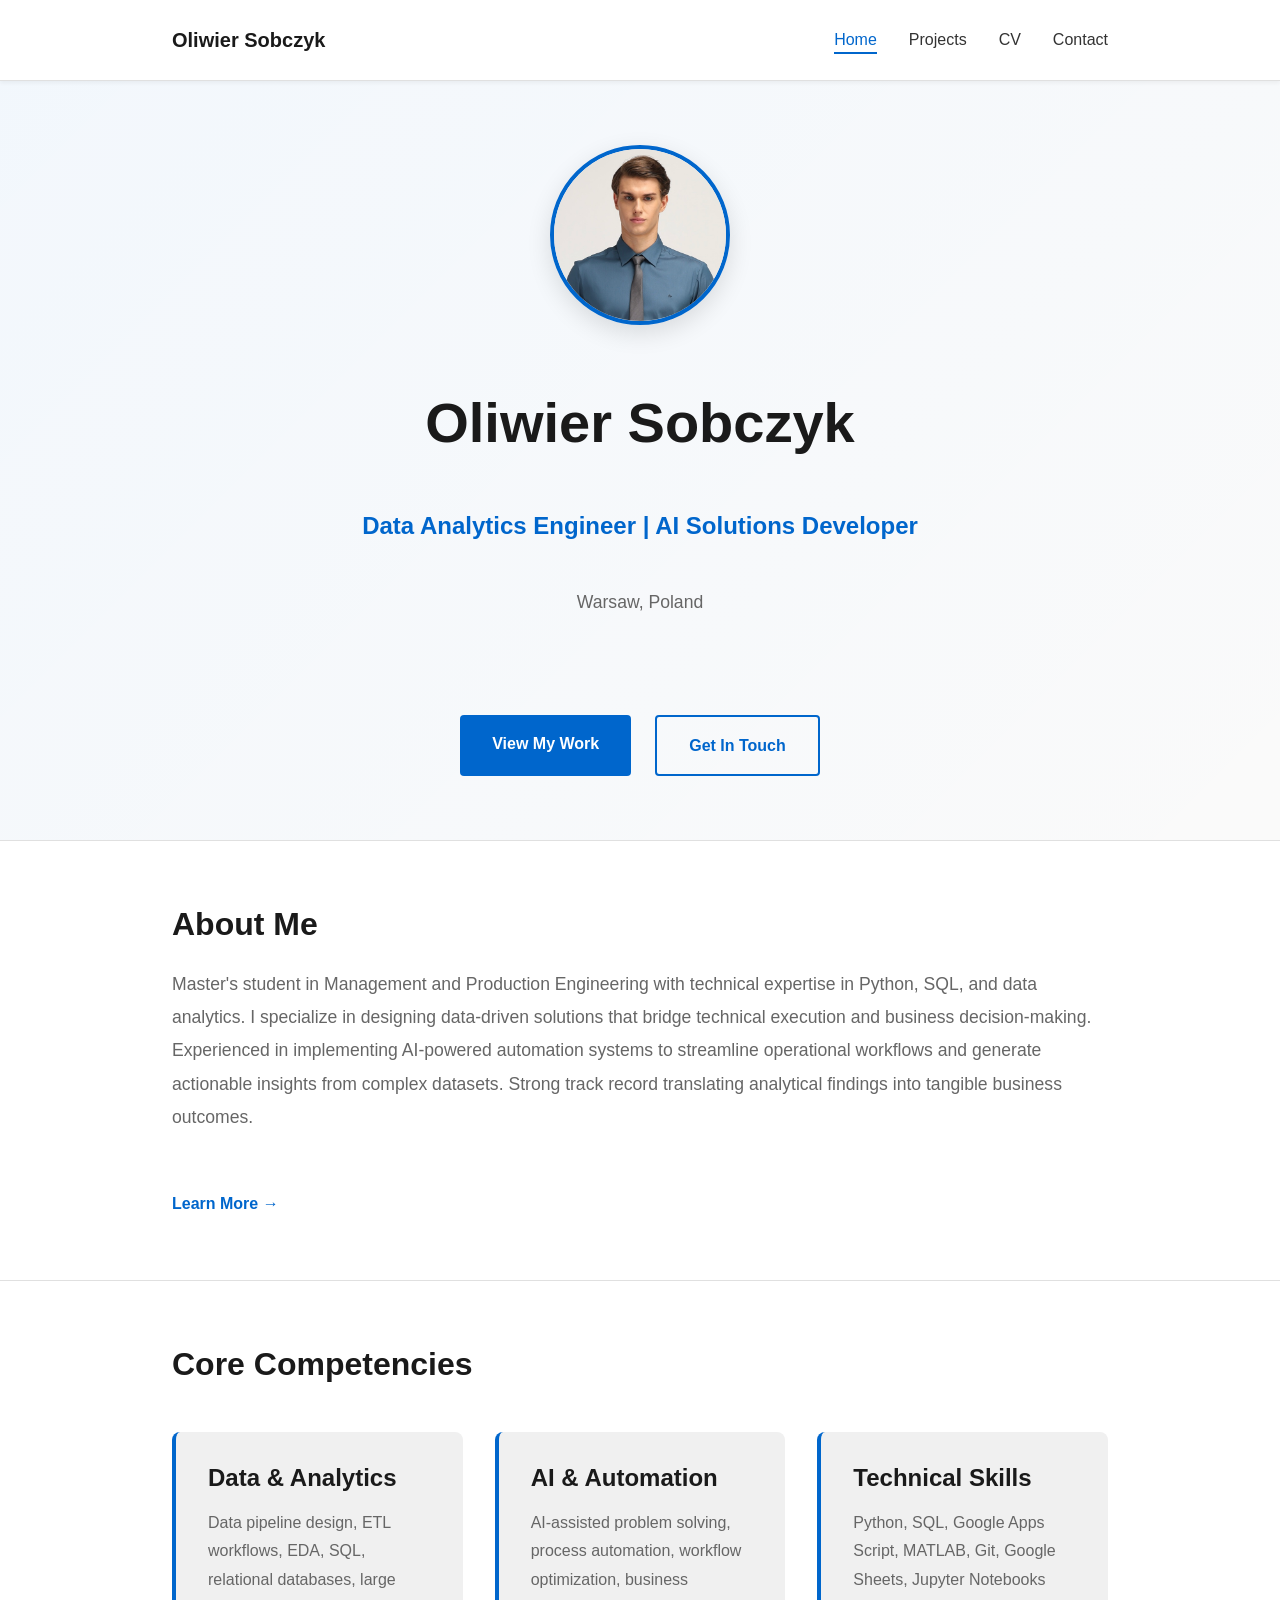
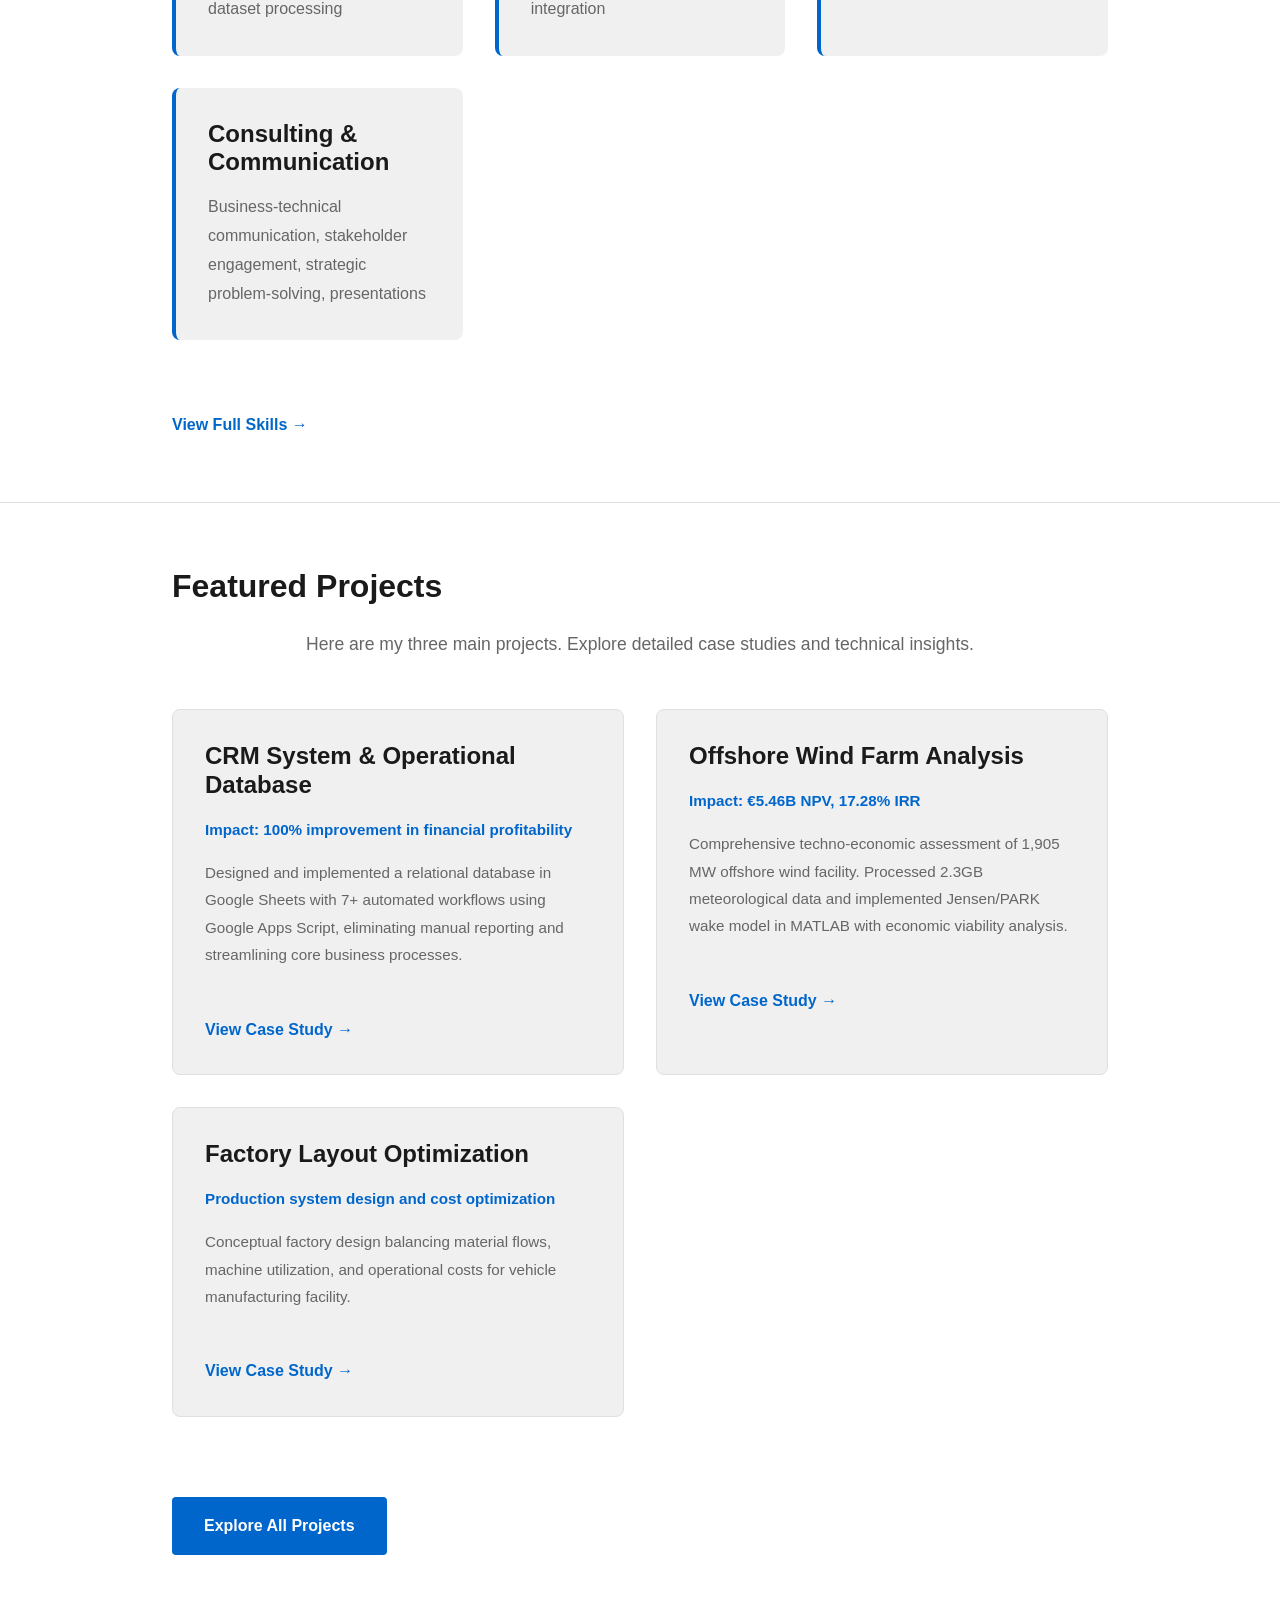
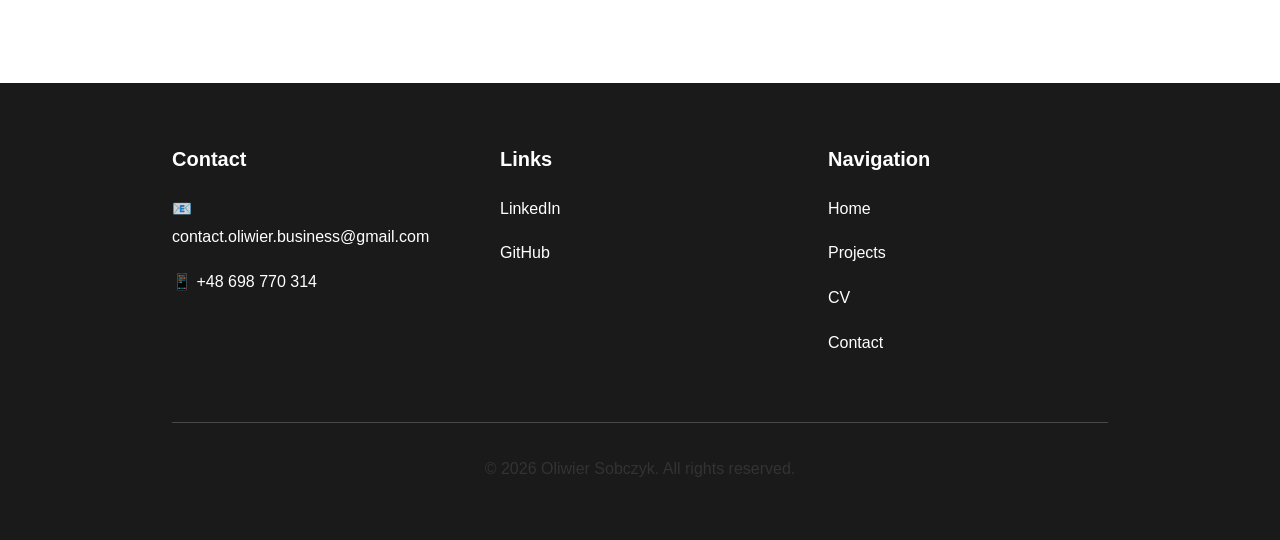
<file: index.html>
<!DOCTYPE html>
<html lang="en">
<head>
    <meta charset="UTF-8">
    <meta name="viewport" content="width=device-width, initial-scale=1.0">
    <meta name="description" content="Oliwier Sobczyk – Data Analytics Engineer & AI Solutions Developer based in Warsaw, Poland. Portfolio showcasing data-driven projects, automation systems, and technical expertise.">
    <title>Oliwier Sobczyk | Data Analytics Engineer & AI Solutions Developer</title>
    <link rel="stylesheet" href="style.css">
</head>
<body>
    <!-- Navigation -->
    <nav class="navbar">
        <div class="nav-container">
            <div class="nav-brand">Oliwier Sobczyk</div>
            <ul class="nav-menu">
                <li><a href="index.html" class="nav-link active">Home</a></li>
                <li><a href="projects.html" class="nav-link">Projects</a></li>
                <li><a href="cv.html" class="nav-link">CV</a></li>
                <li><a href="contact.html" class="nav-link">Contact</a></li>
            </ul>
        </div>
    </nav>

    <!-- Hero Section -->
    <section class="hero">
        <div class="hero-content">
            <div class="hero-profile">
                <img src="assets/profile.jpg" alt="Oliwier Sobczyk" class="profile-image">
            </div>
            
            <h1>Oliwier Sobczyk</h1>
            <p class="hero-subtitle">Data Analytics Engineer | AI Solutions Developer</p>
            <p class="hero-location">Warsaw, Poland</p>
            
            <div class="hero-cta">
                <a href="projects.html" class="btn btn-primary">View My Work</a>
                <a href="contact.html" class="btn btn-secondary">Get In Touch</a>
            </div>
        </div>
    </section>

    <!-- About Section -->
    <section class="section about-preview">
        <div class="container">
            <h2>About Me</h2>
            <p>Master's student in Management and Production Engineering with technical expertise in Python, SQL, and data analytics. I specialize in designing data-driven solutions that bridge technical execution and business decision-making. Experienced in implementing AI-powered automation systems to streamline operational workflows and generate actionable insights from complex datasets. Strong track record translating analytical findings into tangible business outcomes.</p>
            <a href="cv.html" class="link-arrow">Learn More →</a>
        </div>
    </section>

    <!-- Skills Preview Section -->
    <section class="section skills-preview">
        <div class="container">
            <h2>Core Competencies</h2>
            
            <div class="skills-grid">
                <div class="skill-card">
                    <h3>Data & Analytics</h3>
                    <p>Data pipeline design, ETL workflows, EDA, SQL, relational databases, large dataset processing</p>
                </div>
                
                <div class="skill-card">
                    <h3>AI & Automation</h3>
                    <p>AI-assisted problem solving, process automation, workflow optimization, business integration</p>
                </div>
                
                <div class="skill-card">
                    <h3>Technical Skills</h3>
                    <p>Python, SQL, Google Apps Script, MATLAB, Git, Google Sheets, Jupyter Notebooks</p>
                </div>
                
                <div class="skill-card">
                    <h3>Consulting & Communication</h3>
                    <p>Business-technical communication, stakeholder engagement, strategic problem-solving, presentations</p>
                </div>
            </div>

            <a href="cv.html" class="link-arrow">View Full Skills →</a>
        </div>
    </section>

    <!-- Projects Preview Section -->
    <section class="section projects-preview">
        <div class="container">
            <h2>Featured Projects</h2>
            <p class="section-intro">Here are my three main projects. Explore detailed case studies and technical insights.</p>
            
            <div class="projects-preview-grid">
                <div class="project-card-preview">
                    <h3>CRM System & Operational Database</h3>
                    <p><strong>Impact:</strong> 100% improvement in financial profitability</p>
                    <p>Designed and implemented a relational database in Google Sheets with 7+ automated workflows using Google Apps Script, eliminating manual reporting and streamlining core business processes.</p>
                    <a href="projects.html#crm-project" class="link-arrow">View Case Study →</a>
                </div>
                
                <div class="project-card-preview">
                    <h3>Offshore Wind Farm Analysis</h3>
                    <p><strong>Impact:</strong> €5.46B NPV, 17.28% IRR</p>
                    <p>Comprehensive techno-economic assessment of 1,905 MW offshore wind facility. Processed 2.3GB meteorological data and implemented Jensen/PARK wake model in MATLAB with economic viability analysis.</p>
                    <a href="projects.html#energy-project" class="link-arrow">View Case Study →</a>
                </div>
                
                <div class="project-card-preview">
                    <h3>Factory Layout Optimization</h3>
                    <p>Production system design and cost optimization</p>
                    <p>Conceptual factory design balancing material flows, machine utilization, and operational costs for vehicle manufacturing facility.</p>
                    <a href="projects.html#production-project" class="link-arrow">View Case Study →</a>
                </div>
            </div>

            <a href="projects.html" class="btn btn-primary" style="margin-top: 2rem;">Explore All Projects</a>
        </div>
    </section>

    <!-- Footer -->
    <footer class="footer">
        <div class="container">
            <div class="footer-content">
                <div class="footer-section">
                    <h4>Contact</h4>
                    <p>📧 <a href="mailto:contact.oliwier.business@gmail.com">contact.oliwier.business@gmail.com</a></p>
                    <p>📱 <a href="tel:+48698770314">+48 698 770 314</a></p>
                </div>
                
                <div class="footer-section">
                    <h4>Links</h4>
                    <p><a href="https://linkedin.com/in/oliwier-sobczyk-8146b521b" target="_blank">LinkedIn</a></p>
                    <p><a href="https://github.com/olisobczyk" target="_blank">GitHub</a></p>
                </div>

                <div class="footer-section">
                    <h4>Navigation</h4>
                    <p><a href="index.html">Home</a></p>
                    <p><a href="projects.html">Projects</a></p>
                    <p><a href="cv.html">CV</a></p>
                    <p><a href="contact.html">Contact</a></p>
                </div>
            </div>

            <div class="footer-bottom">
                <p>&copy; 2026 Oliwier Sobczyk. All rights reserved.</p>
            </div>
        </div>
    </footer>

    <script src="script.js"></script>
</body>
</html>
</file>
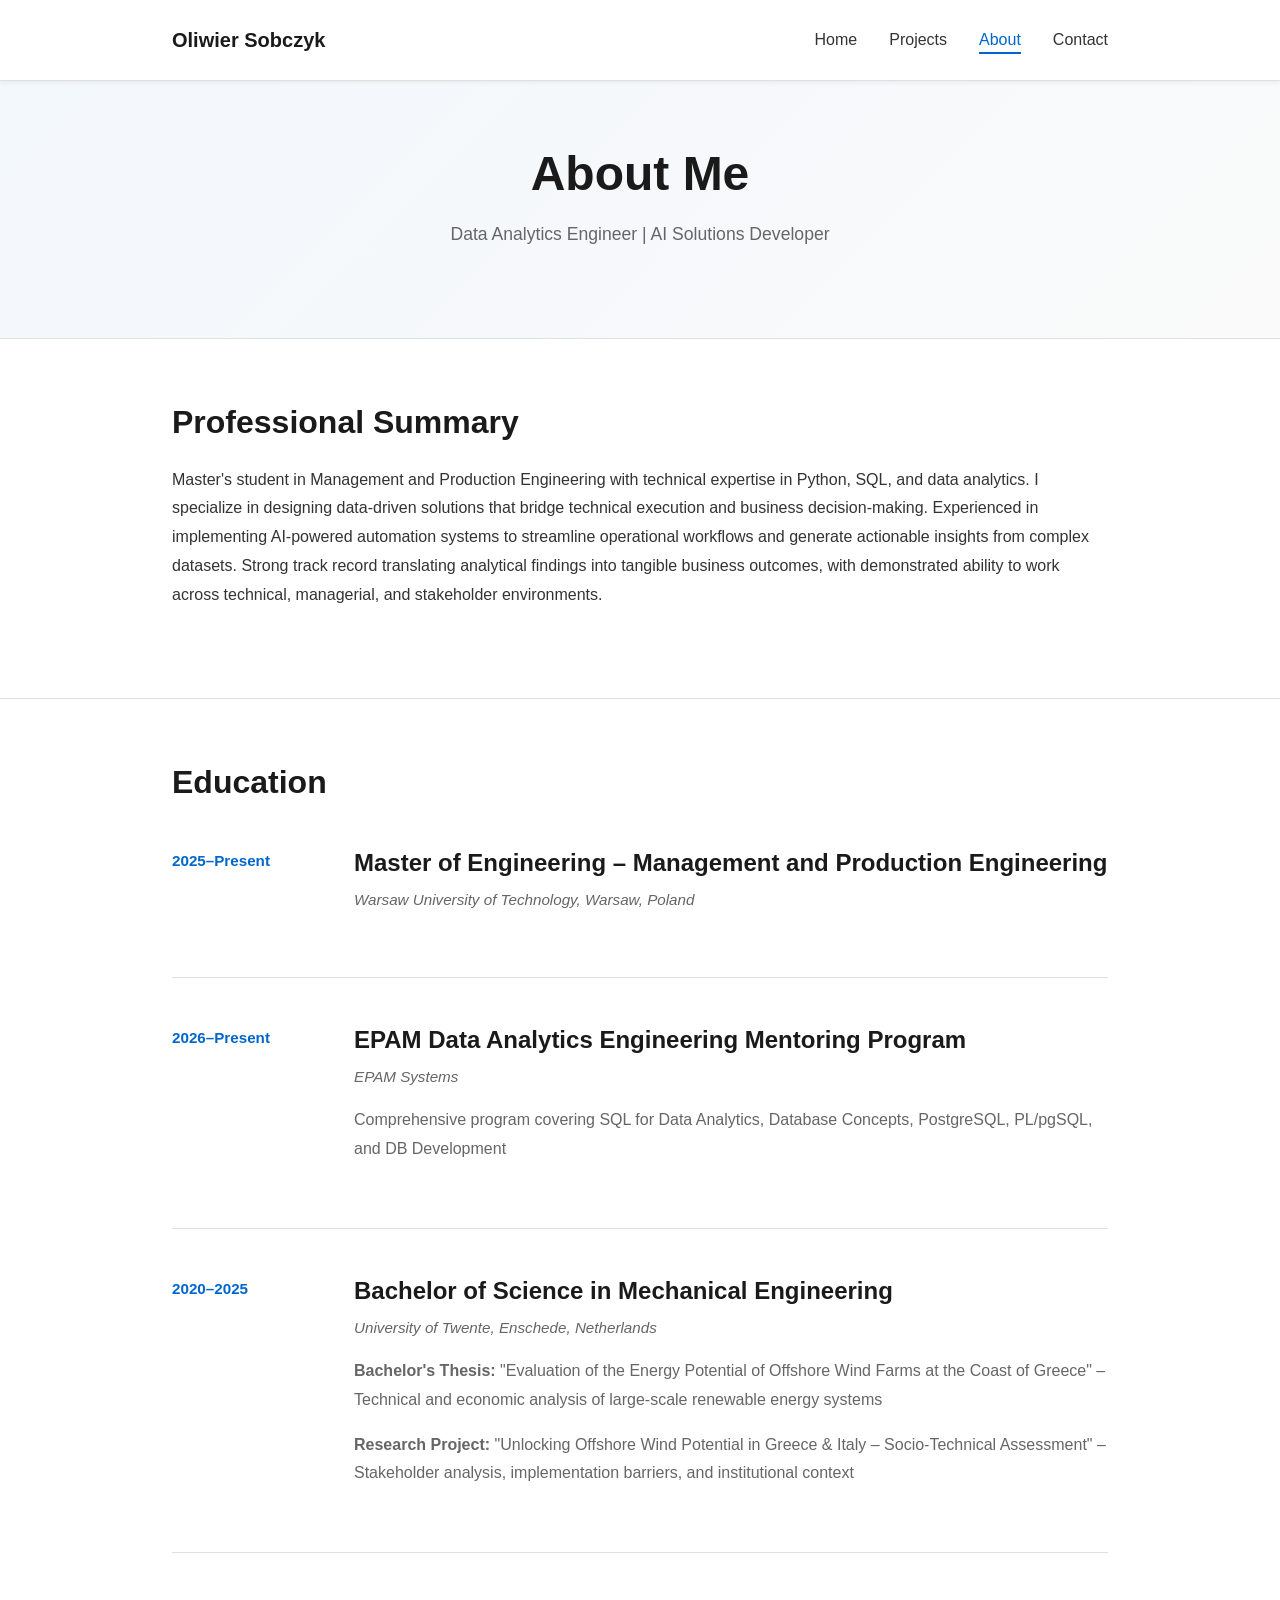
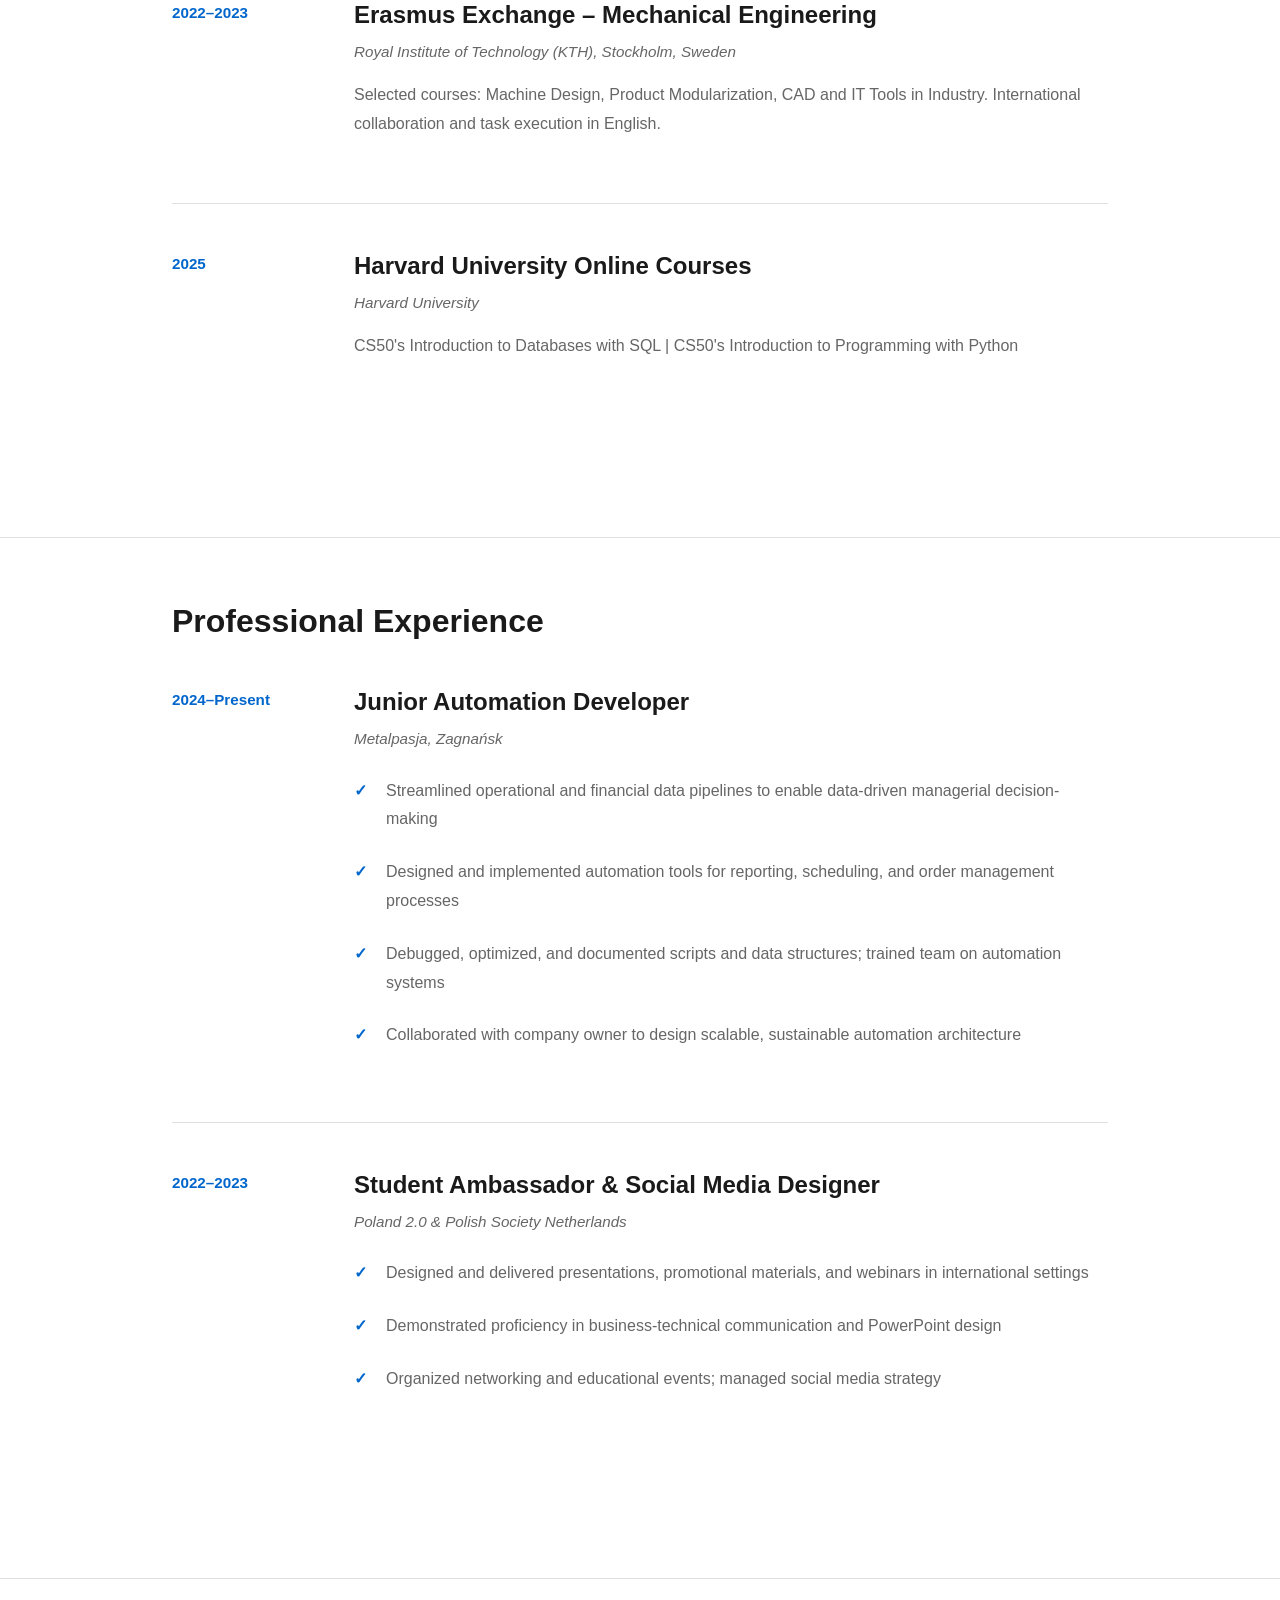
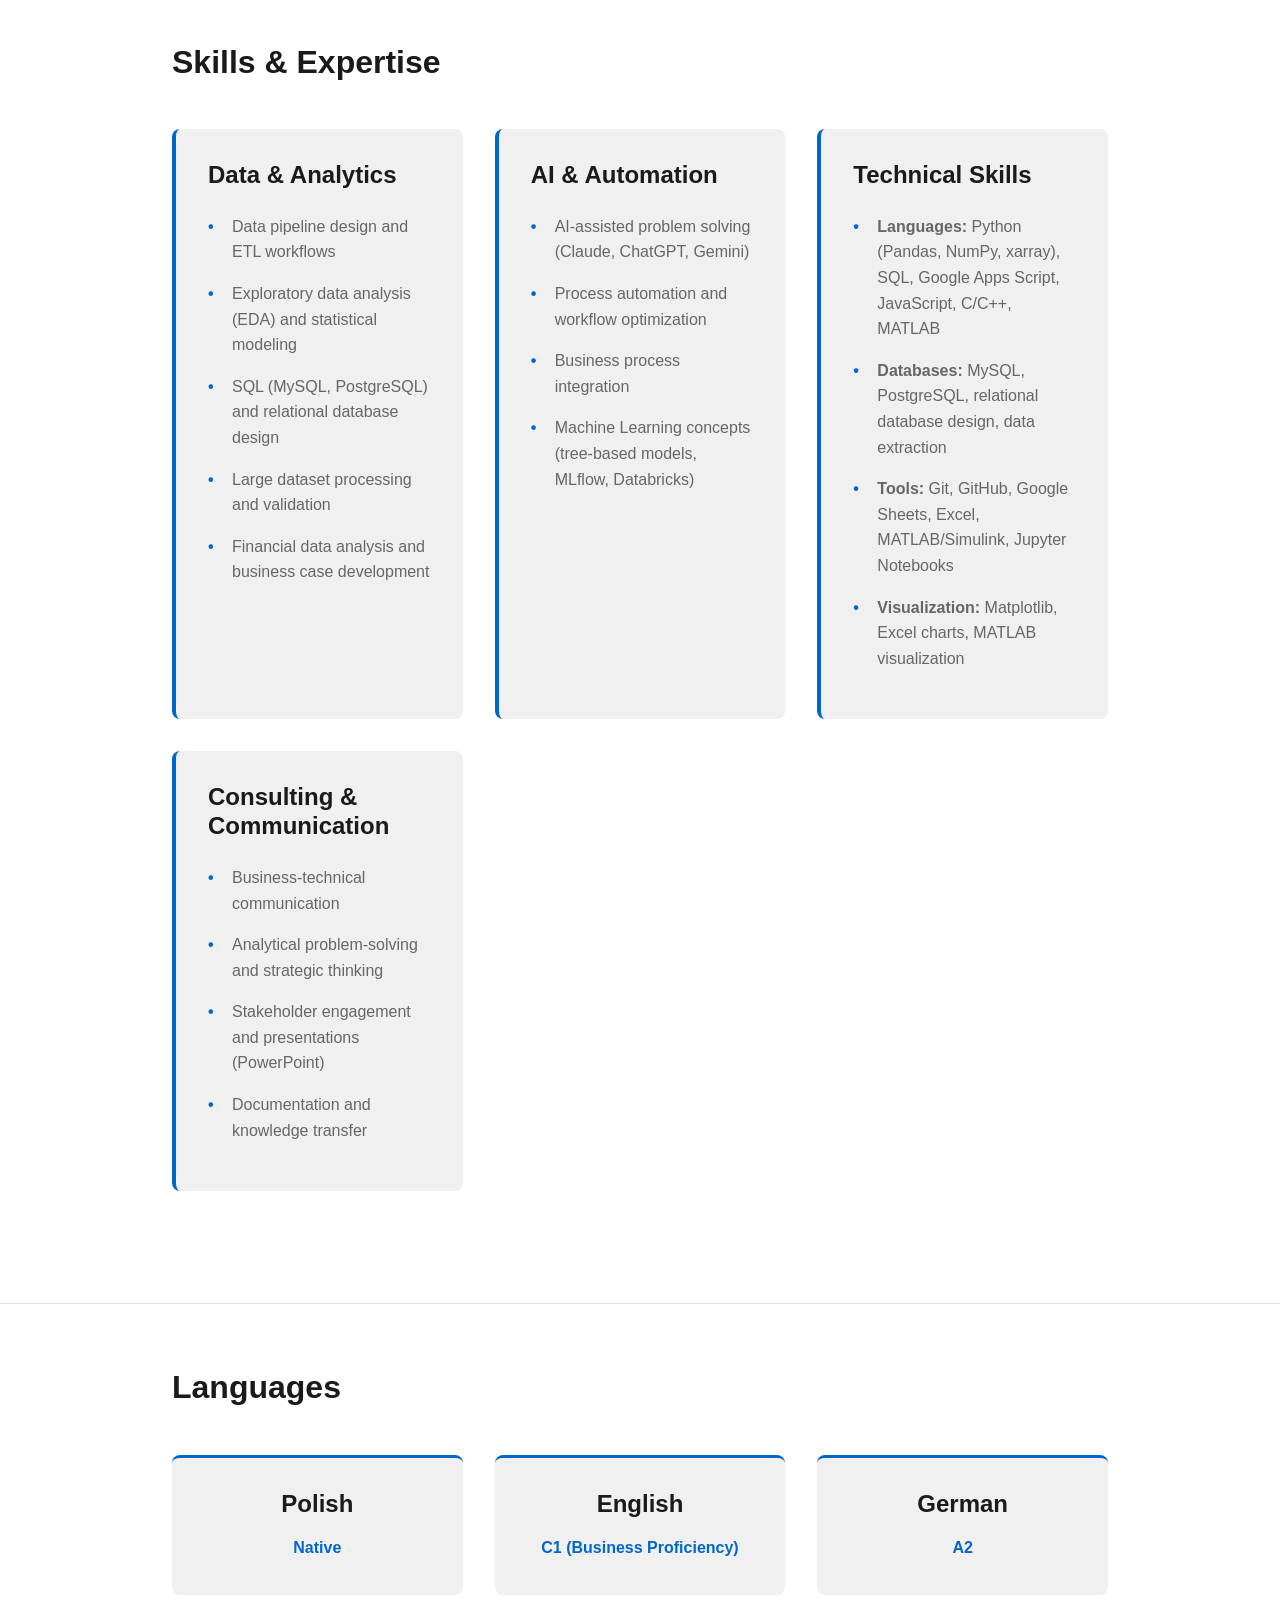
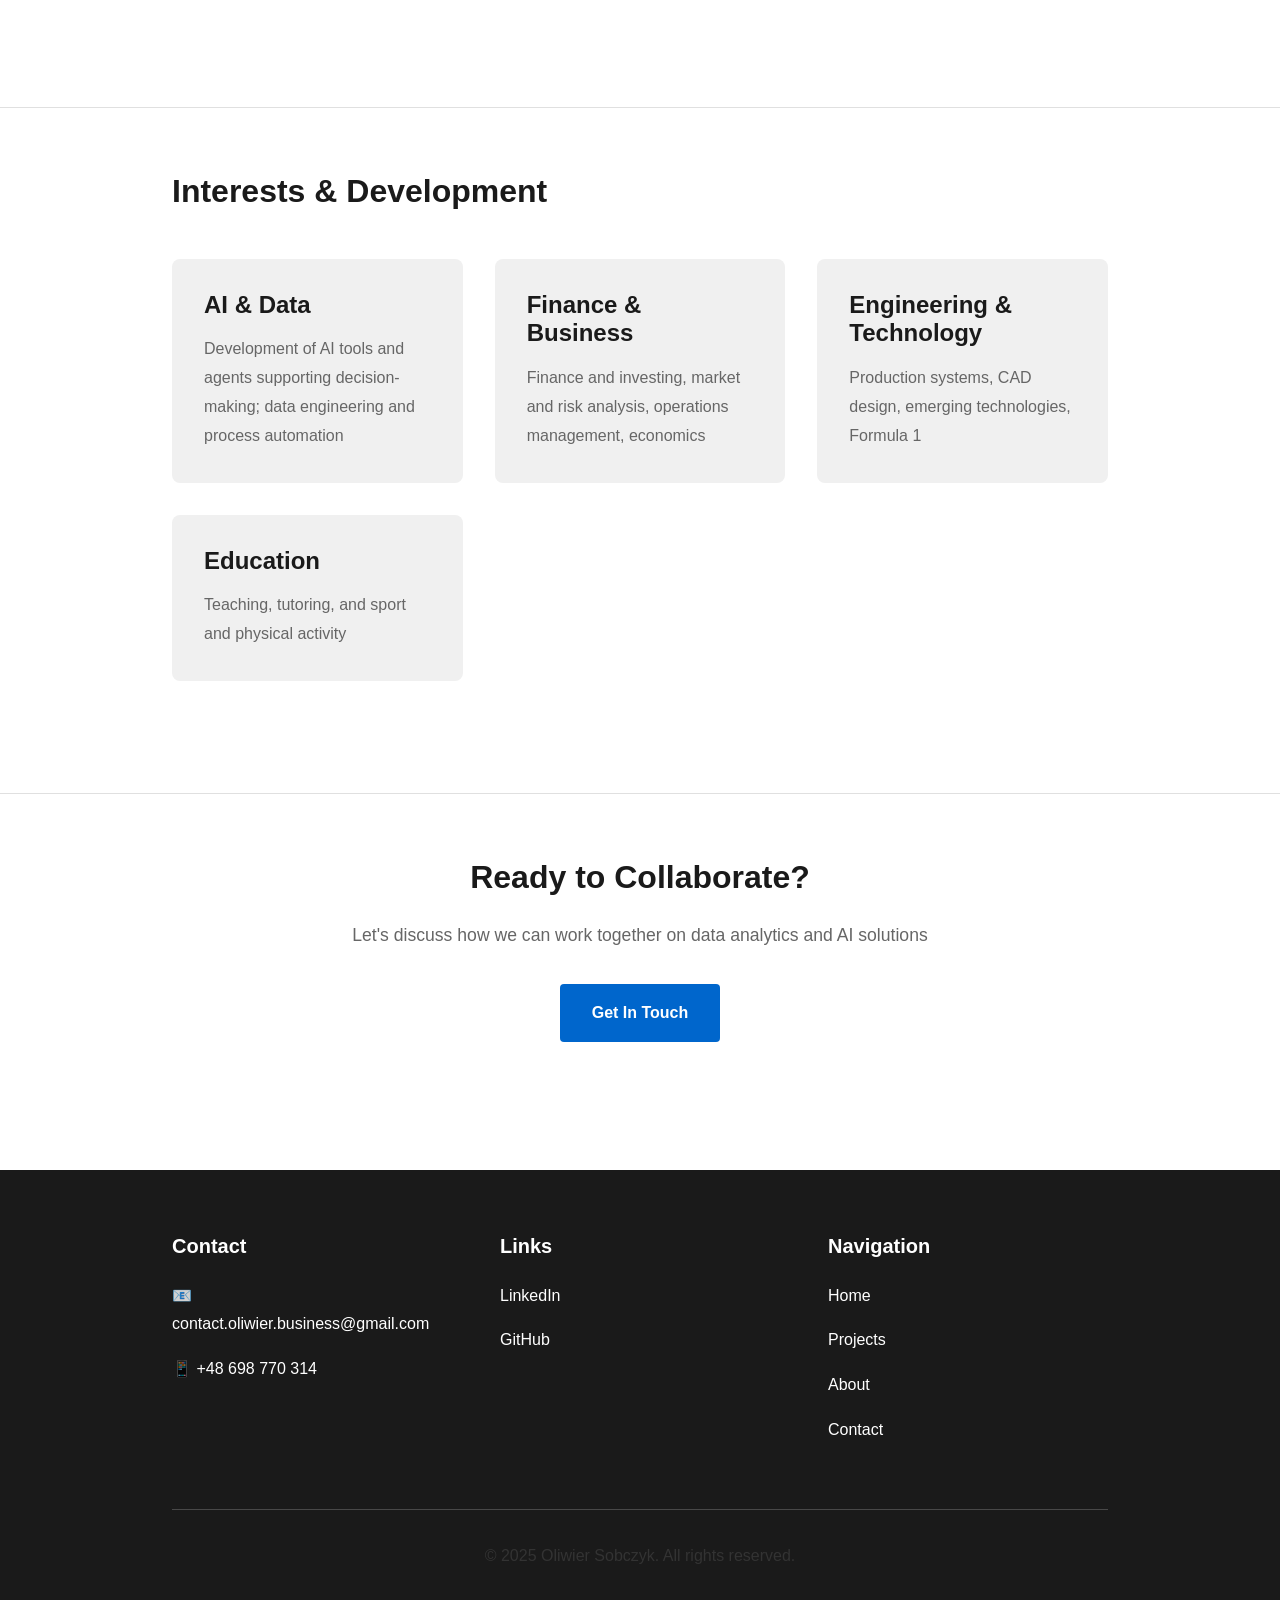
<file: about.html>
<!DOCTYPE html>
<html lang="en">
<head>
    <meta charset="UTF-8">
    <meta name="viewport" content="width=device-width, initial-scale=1.0">
    <title>About | Oliwier Sobczyk</title>
    <link rel="stylesheet" href="style.css">
</head>
<body>
    <!-- Navigation -->
    <nav class="navbar">
        <div class="nav-container">
            <div class="nav-brand">Oliwier Sobczyk</div>
            <ul class="nav-menu">
                <li><a href="index.html" class="nav-link">Home</a></li>
                <li><a href="projects.html" class="nav-link">Projects</a></li>
                <li><a href="about.html" class="nav-link active">About</a></li>
                <li><a href="contact.html" class="nav-link">Contact</a></li>
            </ul>
        </div>
    </nav>

    <!-- Page Header -->
    <section class="page-header">
        <div class="container">
            <h1>About Me</h1>
            <p>Data Analytics Engineer | AI Solutions Developer</p>
        </div>
    </section>

    <!-- Professional Summary -->
    <section class="section">
        <div class="container">
            <h2>Professional Summary</h2>
            <p>Master's student in Management and Production Engineering with technical expertise in Python, SQL, and data analytics. I specialize in designing data-driven solutions that bridge technical execution and business decision-making. Experienced in implementing AI-powered automation systems to streamline operational workflows and generate actionable insights from complex datasets. Strong track record translating analytical findings into tangible business outcomes, with demonstrated ability to work across technical, managerial, and stakeholder environments.</p>
        </div>
    </section>

    <!-- Education Section -->
    <section class="section education-section">
        <div class="container">
            <h2>Education</h2>
            
            <div class="timeline">
                <div class="timeline-item">
                    <div class="timeline-marker">2025–Present</div>
                    <div class="timeline-content">
                        <h3>Master of Engineering – Management and Production Engineering</h3>
                        <p class="institution">Warsaw University of Technology, Warsaw, Poland</p>
                    </div>
                </div>

                <div class="timeline-item">
                    <div class="timeline-marker">2026–Present</div>
                    <div class="timeline-content">
                        <h3>EPAM Data Analytics Engineering Mentoring Program</h3>
                        <p class="institution">EPAM Systems</p>
                        <p>Comprehensive program covering SQL for Data Analytics, Database Concepts, PostgreSQL, PL/pgSQL, and DB Development</p>
                    </div>
                </div>

                <div class="timeline-item">
                    <div class="timeline-marker">2020–2025</div>
                    <div class="timeline-content">
                        <h3>Bachelor of Science in Mechanical Engineering</h3>
                        <p class="institution">University of Twente, Enschede, Netherlands</p>
                        <p><strong>Bachelor's Thesis:</strong> "Evaluation of the Energy Potential of Offshore Wind Farms at the Coast of Greece" – Technical and economic analysis of large-scale renewable energy systems</p>
                        <p><strong>Research Project:</strong> "Unlocking Offshore Wind Potential in Greece & Italy – Socio-Technical Assessment" – Stakeholder analysis, implementation barriers, and institutional context</p>
                    </div>
                </div>

                <div class="timeline-item">
                    <div class="timeline-marker">2022–2023</div>
                    <div class="timeline-content">
                        <h3>Erasmus Exchange – Mechanical Engineering</h3>
                        <p class="institution">Royal Institute of Technology (KTH), Stockholm, Sweden</p>
                        <p>Selected courses: Machine Design, Product Modularization, CAD and IT Tools in Industry. International collaboration and task execution in English.</p>
                    </div>
                </div>

                <div class="timeline-item">
                    <div class="timeline-marker">2025</div>
                    <div class="timeline-content">
                        <h3>Harvard University Online Courses</h3>
                        <p class="institution">Harvard University</p>
                        <p>CS50's Introduction to Databases with SQL | CS50's Introduction to Programming with Python</p>
                    </div>
                </div>
            </div>
        </div>
    </section>

    <!-- Experience Section -->
    <section class="section experience-section">
        <div class="container">
            <h2>Professional Experience</h2>
            
            <div class="timeline">
                <div class="timeline-item">
                    <div class="timeline-marker">2024–Present</div>
                    <div class="timeline-content">
                        <h3>Junior Automation Developer</h3>
                        <p class="institution">Metalpasja, Zagnańsk</p>
                        <ul class="achievements-list">
                            <li>Streamlined operational and financial data pipelines to enable data-driven managerial decision-making</li>
                            <li>Designed and implemented automation tools for reporting, scheduling, and order management processes</li>
                            <li>Debugged, optimized, and documented scripts and data structures; trained team on automation systems</li>
                            <li>Collaborated with company owner to design scalable, sustainable automation architecture</li>
                        </ul>
                    </div>
                </div>

                <div class="timeline-item">
                    <div class="timeline-marker">2022–2023</div>
                    <div class="timeline-content">
                        <h3>Student Ambassador & Social Media Designer</h3>
                        <p class="institution">Poland 2.0 & Polish Society Netherlands</p>
                        <ul class="achievements-list">
                            <li>Designed and delivered presentations, promotional materials, and webinars in international settings</li>
                            <li>Demonstrated proficiency in business-technical communication and PowerPoint design</li>
                            <li>Organized networking and educational events; managed social media strategy</li>
                        </ul>
                    </div>
                </div>
            </div>
        </div>
    </section>

    <!-- Skills Section -->
    <section class="section skills-section">
        <div class="container">
            <h2>Skills & Expertise</h2>

            <div class="skills-container">
                <div class="skill-category">
                    <h3>Data & Analytics</h3>
                    <ul>
                        <li>Data pipeline design and ETL workflows</li>
                        <li>Exploratory data analysis (EDA) and statistical modeling</li>
                        <li>SQL (MySQL, PostgreSQL) and relational database design</li>
                        <li>Large dataset processing and validation</li>
                        <li>Financial data analysis and business case development</li>
                    </ul>
                </div>

                <div class="skill-category">
                    <h3>AI & Automation</h3>
                    <ul>
                        <li>AI-assisted problem solving (Claude, ChatGPT, Gemini)</li>
                        <li>Process automation and workflow optimization</li>
                        <li>Business process integration</li>
                        <li>Machine Learning concepts (tree-based models, MLflow, Databricks)</li>
                    </ul>
                </div>

                <div class="skill-category">
                    <h3>Technical Skills</h3>
                    <ul>
                        <li><strong>Languages:</strong> Python (Pandas, NumPy, xarray), SQL, Google Apps Script, JavaScript, C/C++, MATLAB</li>
                        <li><strong>Databases:</strong> MySQL, PostgreSQL, relational database design, data extraction</li>
                        <li><strong>Tools:</strong> Git, GitHub, Google Sheets, Excel, MATLAB/Simulink, Jupyter Notebooks</li>
                        <li><strong>Visualization:</strong> Matplotlib, Excel charts, MATLAB visualization</li>
                    </ul>
                </div>

                <div class="skill-category">
                    <h3>Consulting & Communication</h3>
                    <ul>
                        <li>Business-technical communication</li>
                        <li>Analytical problem-solving and strategic thinking</li>
                        <li>Stakeholder engagement and presentations (PowerPoint)</li>
                        <li>Documentation and knowledge transfer</li>
                    </ul>
                </div>
            </div>
        </div>
    </section>

    <!-- Languages Section -->
    <section class="section languages-section">
        <div class="container">
            <h2>Languages</h2>
            <div class="languages-grid">
                <div class="language-item">
                    <h3>Polish</h3>
                    <p class="language-level">Native</p>
                </div>
                <div class="language-item">
                    <h3>English</h3>
                    <p class="language-level">C1 (Business Proficiency)</p>
                </div>
                <div class="language-item">
                    <h3>German</h3>
                    <p class="language-level">A2</p>
                </div>
            </div>
        </div>
    </section>

    <!-- Interests Section -->
    <section class="section interests-section">
        <div class="container">
            <h2>Interests & Development</h2>
            <div class="interests-grid">
                <div class="interest-item">
                    <h3>AI & Data</h3>
                    <p>Development of AI tools and agents supporting decision-making; data engineering and process automation</p>
                </div>
                <div class="interest-item">
                    <h3>Finance & Business</h3>
                    <p>Finance and investing, market and risk analysis, operations management, economics</p>
                </div>
                <div class="interest-item">
                    <h3>Engineering & Technology</h3>
                    <p>Production systems, CAD design, emerging technologies, Formula 1</p>
                </div>
                <div class="interest-item">
                    <h3>Education</h3>
                    <p>Teaching, tutoring, and sport and physical activity</p>
                </div>
            </div>
        </div>
    </section>

    <!-- CTA Section -->
    <section class="section cta-section">
        <div class="container">
            <h2>Ready to Collaborate?</h2>
            <p>Let's discuss how we can work together on data analytics and AI solutions</p>
            <a href="contact.html" class="btn btn-primary">Get In Touch</a>
        </div>
    </section>

    <!-- Footer -->
    <footer class="footer">
        <div class="container">
            <div class="footer-content">
                <div class="footer-section">
                    <h4>Contact</h4>
                    <p>📧 <a href="mailto:contact.oliwier.business@gmail.com">contact.oliwier.business@gmail.com</a></p>
                    <p>📱 <a href="tel:+48698770314">+48 698 770 314</a></p>
                </div>
                
                <div class="footer-section">
                    <h4>Links</h4>
                    <p><a href="www.linkedin.com/in/oliwier-sobczyk-8146b521b" target="_blank">LinkedIn</a></p>
                    <p><a href="https://github.com/olisobczyk" target="_blank">GitHub</a></p>
                </div>

                <div class="footer-section">
                    <h4>Navigation</h4>
                    <p><a href="index.html">Home</a></p>
                    <p><a href="projects.html">Projects</a></p>
                    <p><a href="about.html">About</a></p>
                    <p><a href="contact.html">Contact</a></p>
                </div>
            </div>

            <div class="footer-bottom">
                <p>&copy; 2025 Oliwier Sobczyk. All rights reserved.</p>
            </div>
        </div>
    </footer>

    <script src="script.js"></script>
</body>
</html>
</file>
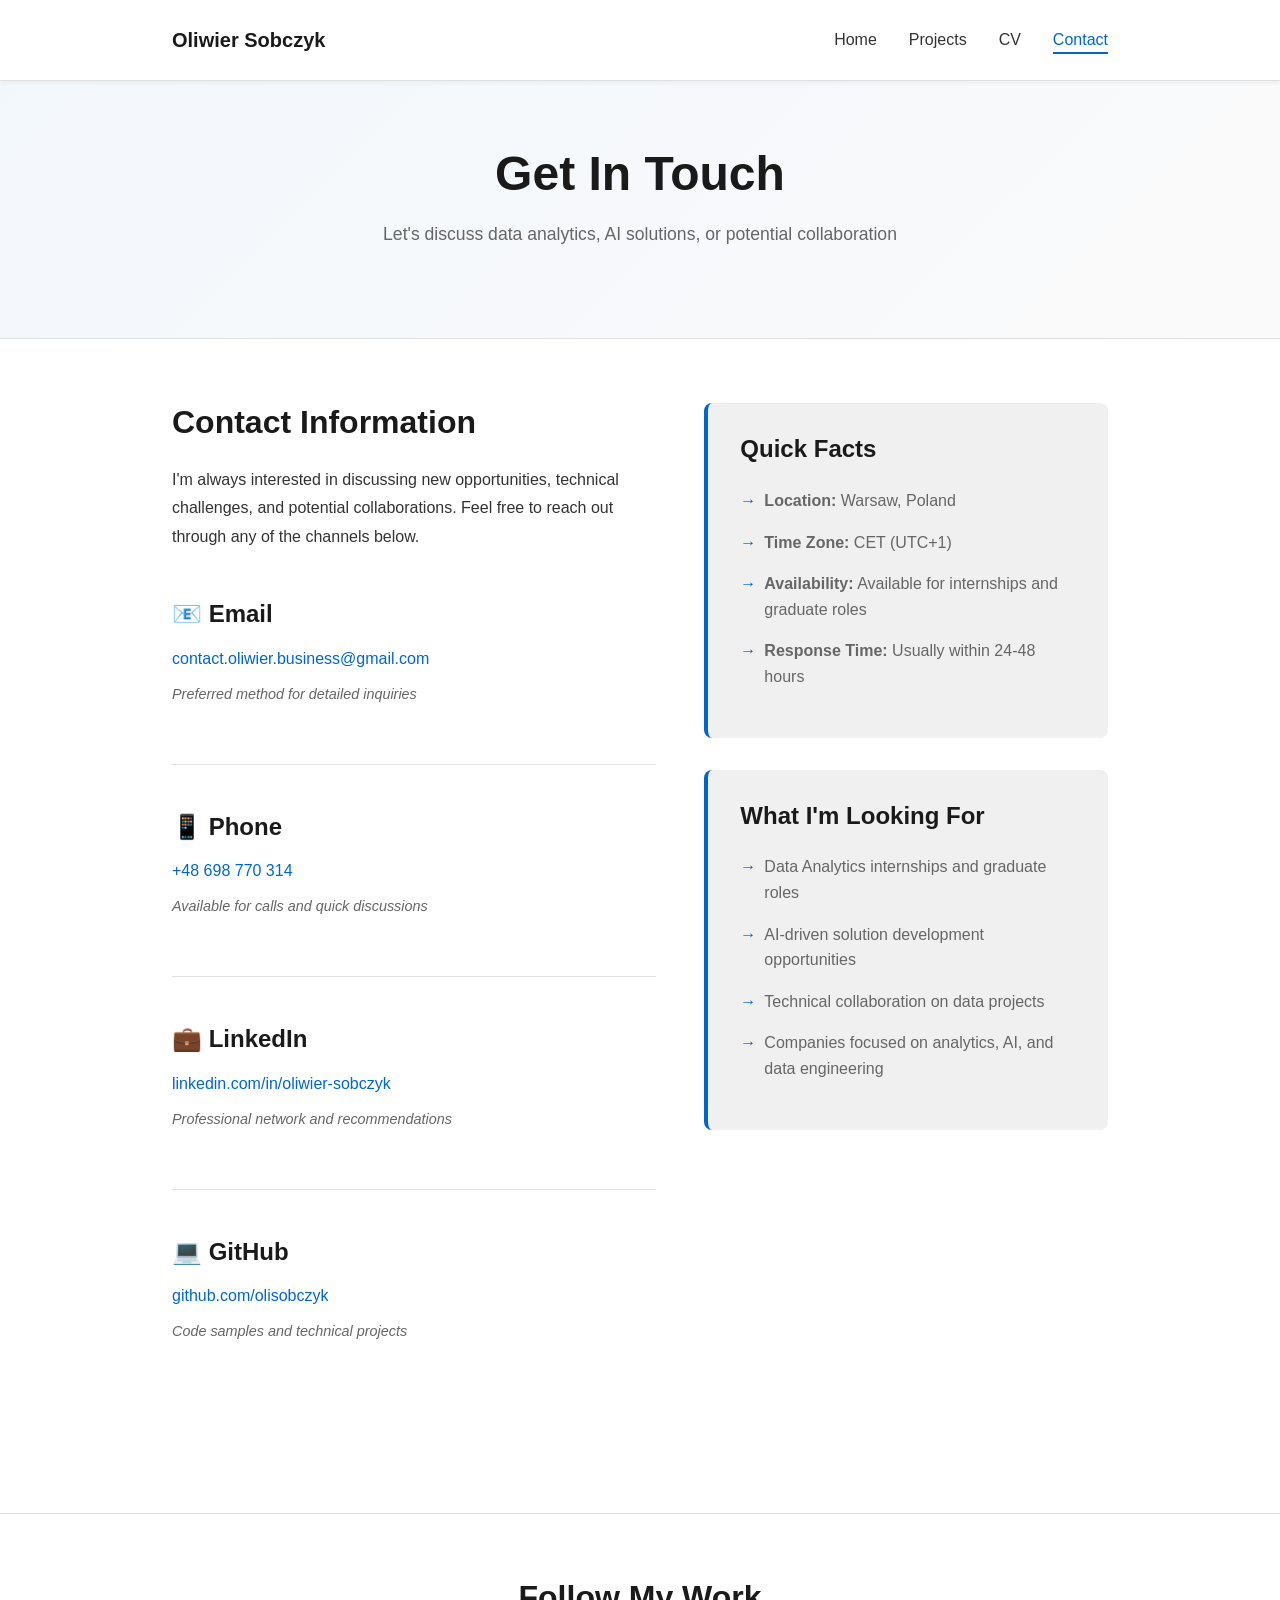
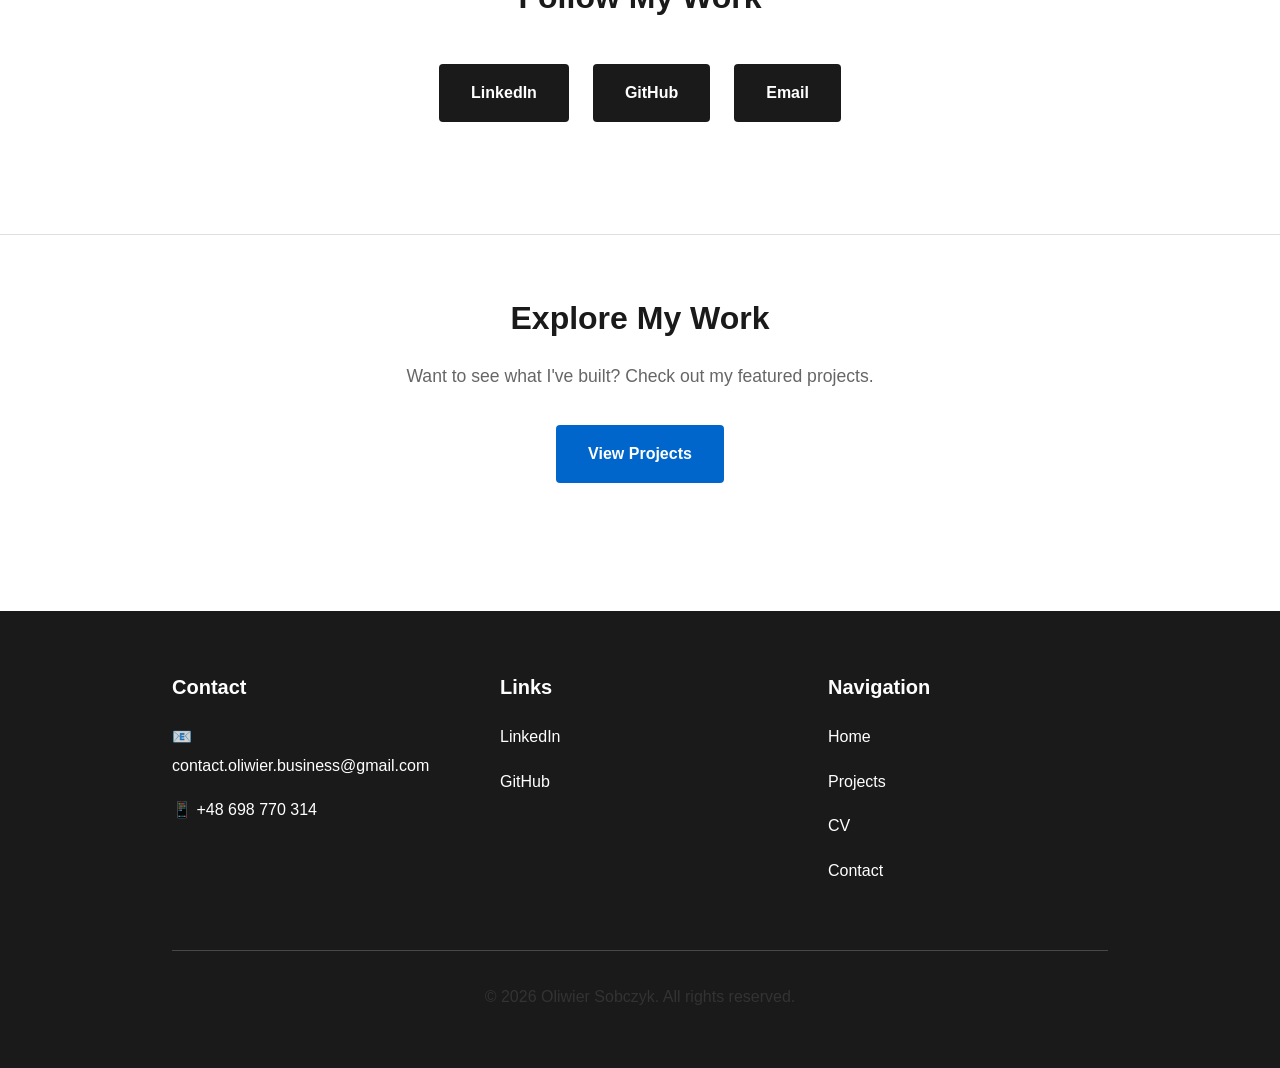
<file: contact.html>
<!DOCTYPE html>
<html lang="en">
<head>
    <meta charset="UTF-8">
    <meta name="viewport" content="width=device-width, initial-scale=1.0">
    <meta name="description" content="Get in touch with Oliwier Sobczyk – Data Analytics Engineer based in Warsaw, Poland. Available for internships, graduate roles, and collaboration.">
    <title>Contact | Oliwier Sobczyk</title>
    <link rel="stylesheet" href="style.css">
</head>
<body>
    <!-- Navigation -->
    <nav class="navbar">
        <div class="nav-container">
            <div class="nav-brand">Oliwier Sobczyk</div>
            <ul class="nav-menu">
                <li><a href="index.html" class="nav-link">Home</a></li>
                <li><a href="projects.html" class="nav-link">Projects</a></li>
                <li><a href="cv.html" class="nav-link">CV</a></li>
                <li><a href="contact.html" class="nav-link active">Contact</a></li>
            </ul>
        </div>
    </nav>

    <!-- Page Header -->
    <section class="page-header">
        <div class="container">
            <h1>Get In Touch</h1>
            <p>Let's discuss data analytics, AI solutions, or potential collaboration</p>
        </div>
    </section>

    <!-- Contact Section -->
    <section class="section contact-section">
        <div class="container">
            <div class="contact-content">
                <div class="contact-text">
                    <h2>Contact Information</h2>
                    <p>I'm always interested in discussing new opportunities, technical challenges, and potential collaborations. Feel free to reach out through any of the channels below.</p>

                    <div class="contact-methods">
                        <div class="contact-method">
                            <h3>📧 Email</h3>
                            <p><a href="mailto:contact.oliwier.business@gmail.com">contact.oliwier.business@gmail.com</a></p>
                            <p class="contact-note">Preferred method for detailed inquiries</p>
                        </div>

                        <div class="contact-method">
                            <h3>📱 Phone</h3>
                            <p><a href="tel:+48698770314">+48 698 770 314</a></p>
                            <p class="contact-note">Available for calls and quick discussions</p>
                        </div>

                        <div class="contact-method">
                            <h3>💼 LinkedIn</h3>
                            <p><a href="https://linkedin.com/in/oliwier-sobczyk-8146b521b" target="_blank">linkedin.com/in/oliwier-sobczyk</a></p>
                            <p class="contact-note">Professional network and recommendations</p>
                        </div>

                        <div class="contact-method">
                            <h3>💻 GitHub</h3>
                            <p><a href="https://github.com/olisobczyk" target="_blank">github.com/olisobczyk</a></p>
                            <p class="contact-note">Code samples and technical projects</p>
                        </div>
                    </div>
                </div>

                <div class="contact-quick">
                    <div class="quick-card">
                        <h3>Quick Facts</h3>
                        <ul>
                            <li><strong>Location:</strong> Warsaw, Poland</li>
                            <li><strong>Time Zone:</strong> CET (UTC+1)</li>
                            <li><strong>Availability:</strong> Available for internships and graduate roles</li>
                            <li><strong>Response Time:</strong> Usually within 24-48 hours</li>
                        </ul>
                    </div>

                    <div class="quick-card">
                        <h3>What I'm Looking For</h3>
                        <ul>
                            <li>Data Analytics internships and graduate roles</li>
                            <li>AI-driven solution development opportunities</li>
                            <li>Technical collaboration on data projects</li>
                            <li>Companies focused on analytics, AI, and data engineering</li>
                        </ul>
                    </div>
                </div>
            </div>
        </div>
    </section>

    <!-- Social Links Section -->
    <section class="section social-section">
        <div class="container">
            <h2>Follow My Work</h2>
            <div class="social-links">
                <a href="https://linkedin.com/in/oliwier-sobczyk-8146b521b" target="_blank" class="social-btn">
                    <span>LinkedIn</span>
                </a>
                <a href="https://github.com/olisobczyk" target="_blank" class="social-btn">
                    <span>GitHub</span>
                </a>
                <a href="mailto:contact.oliwier.business@gmail.com" class="social-btn">
                    <span>Email</span>
                </a>
            </div>
        </div>
    </section>

    <!-- Back to Projects CTA -->
    <section class="section cta-section">
        <div class="container">
            <h2>Explore My Work</h2>
            <p>Want to see what I've built? Check out my featured projects.</p>
            <a href="projects.html" class="btn btn-primary">View Projects</a>
        </div>
    </section>

    <!-- Footer -->
    <footer class="footer">
        <div class="container">
            <div class="footer-content">
                <div class="footer-section">
                    <h4>Contact</h4>
                    <p>📧 <a href="mailto:contact.oliwier.business@gmail.com">contact.oliwier.business@gmail.com</a></p>
                    <p>📱 <a href="tel:+48698770314">+48 698 770 314</a></p>
                </div>
                
                <div class="footer-section">
                    <h4>Links</h4>
                    <p><a href="https://linkedin.com/in/oliwier-sobczyk-8146b521b" target="_blank">LinkedIn</a></p>
                    <p><a href="https://github.com/olisobczyk" target="_blank">GitHub</a></p>
                </div>

                <div class="footer-section">
                    <h4>Navigation</h4>
                    <p><a href="index.html">Home</a></p>
                    <p><a href="projects.html">Projects</a></p>
                    <p><a href="cv.html">CV</a></p>
                    <p><a href="contact.html">Contact</a></p>
                </div>
            </div>

            <div class="footer-bottom">
                <p>&copy; 2026 Oliwier Sobczyk. All rights reserved.</p>
            </div>
        </div>
    </footer>

    <script src="script.js"></script>
</body>
</html>
</file>
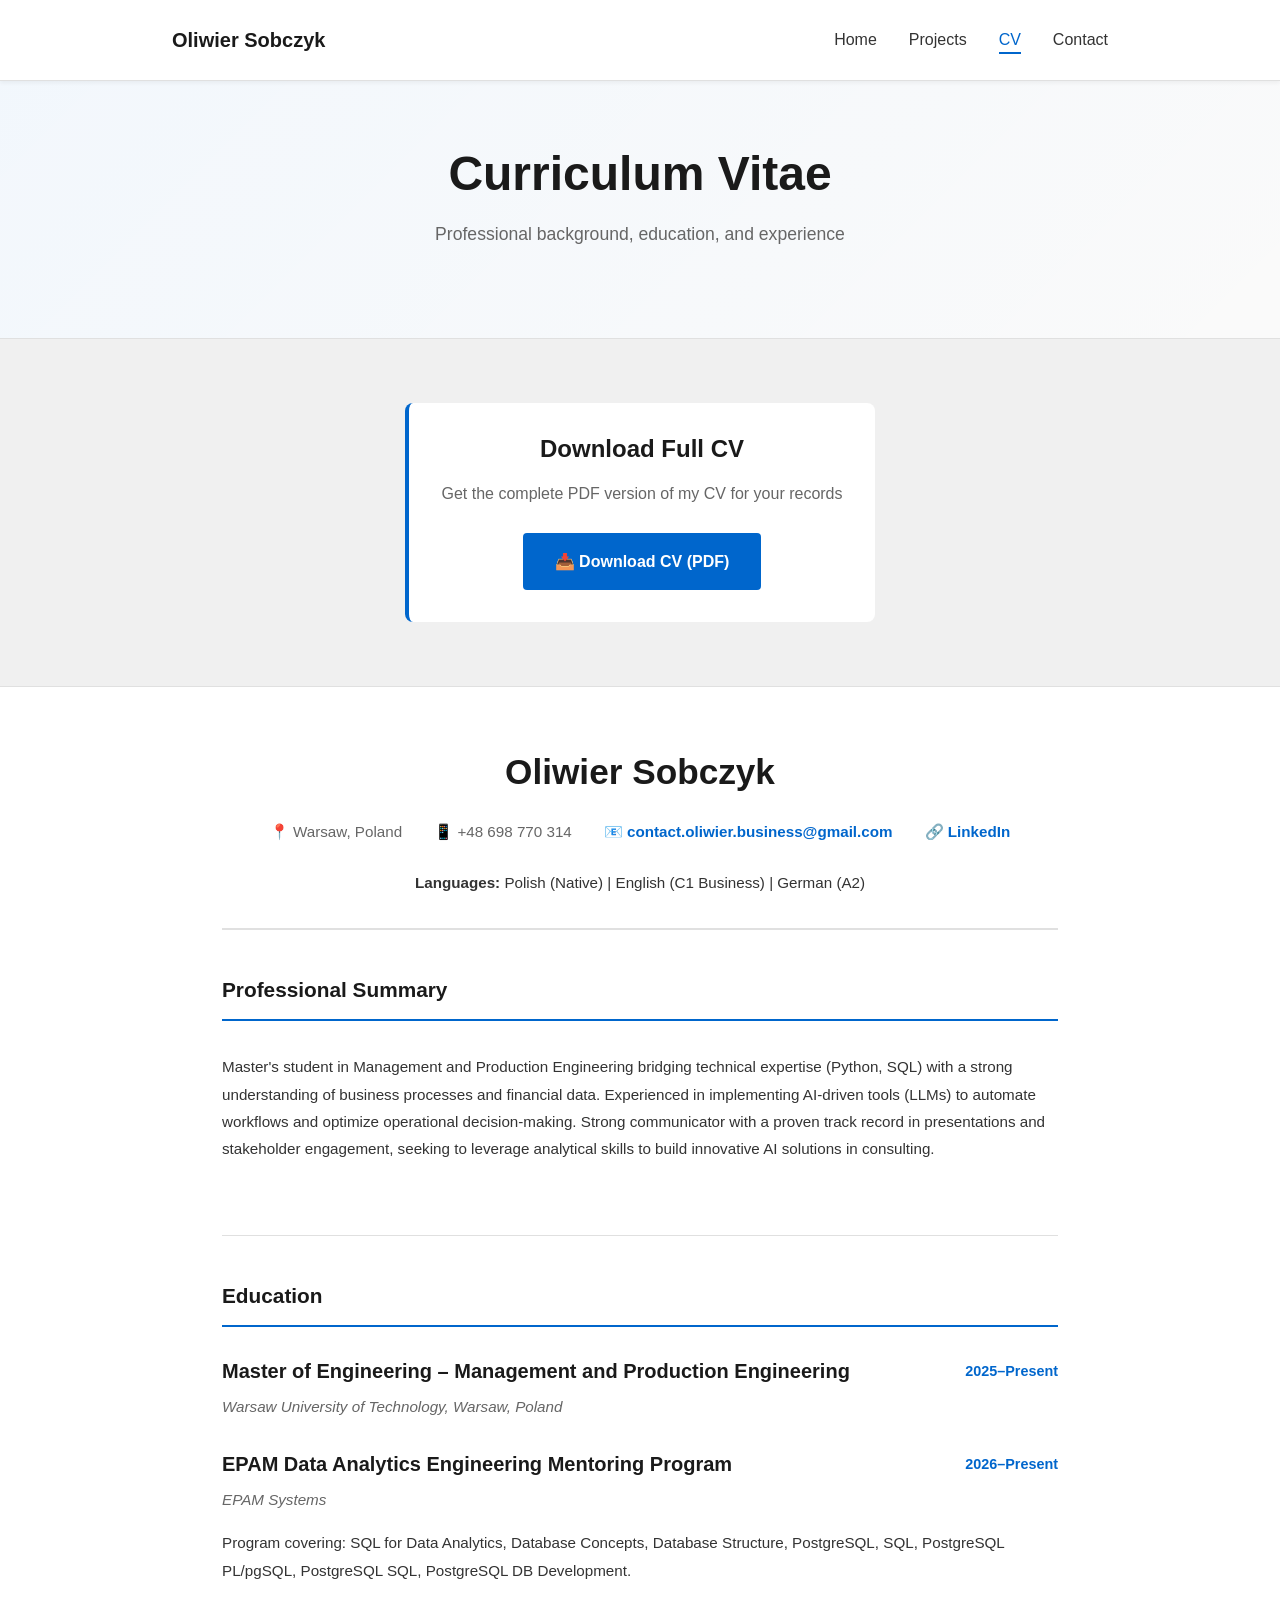
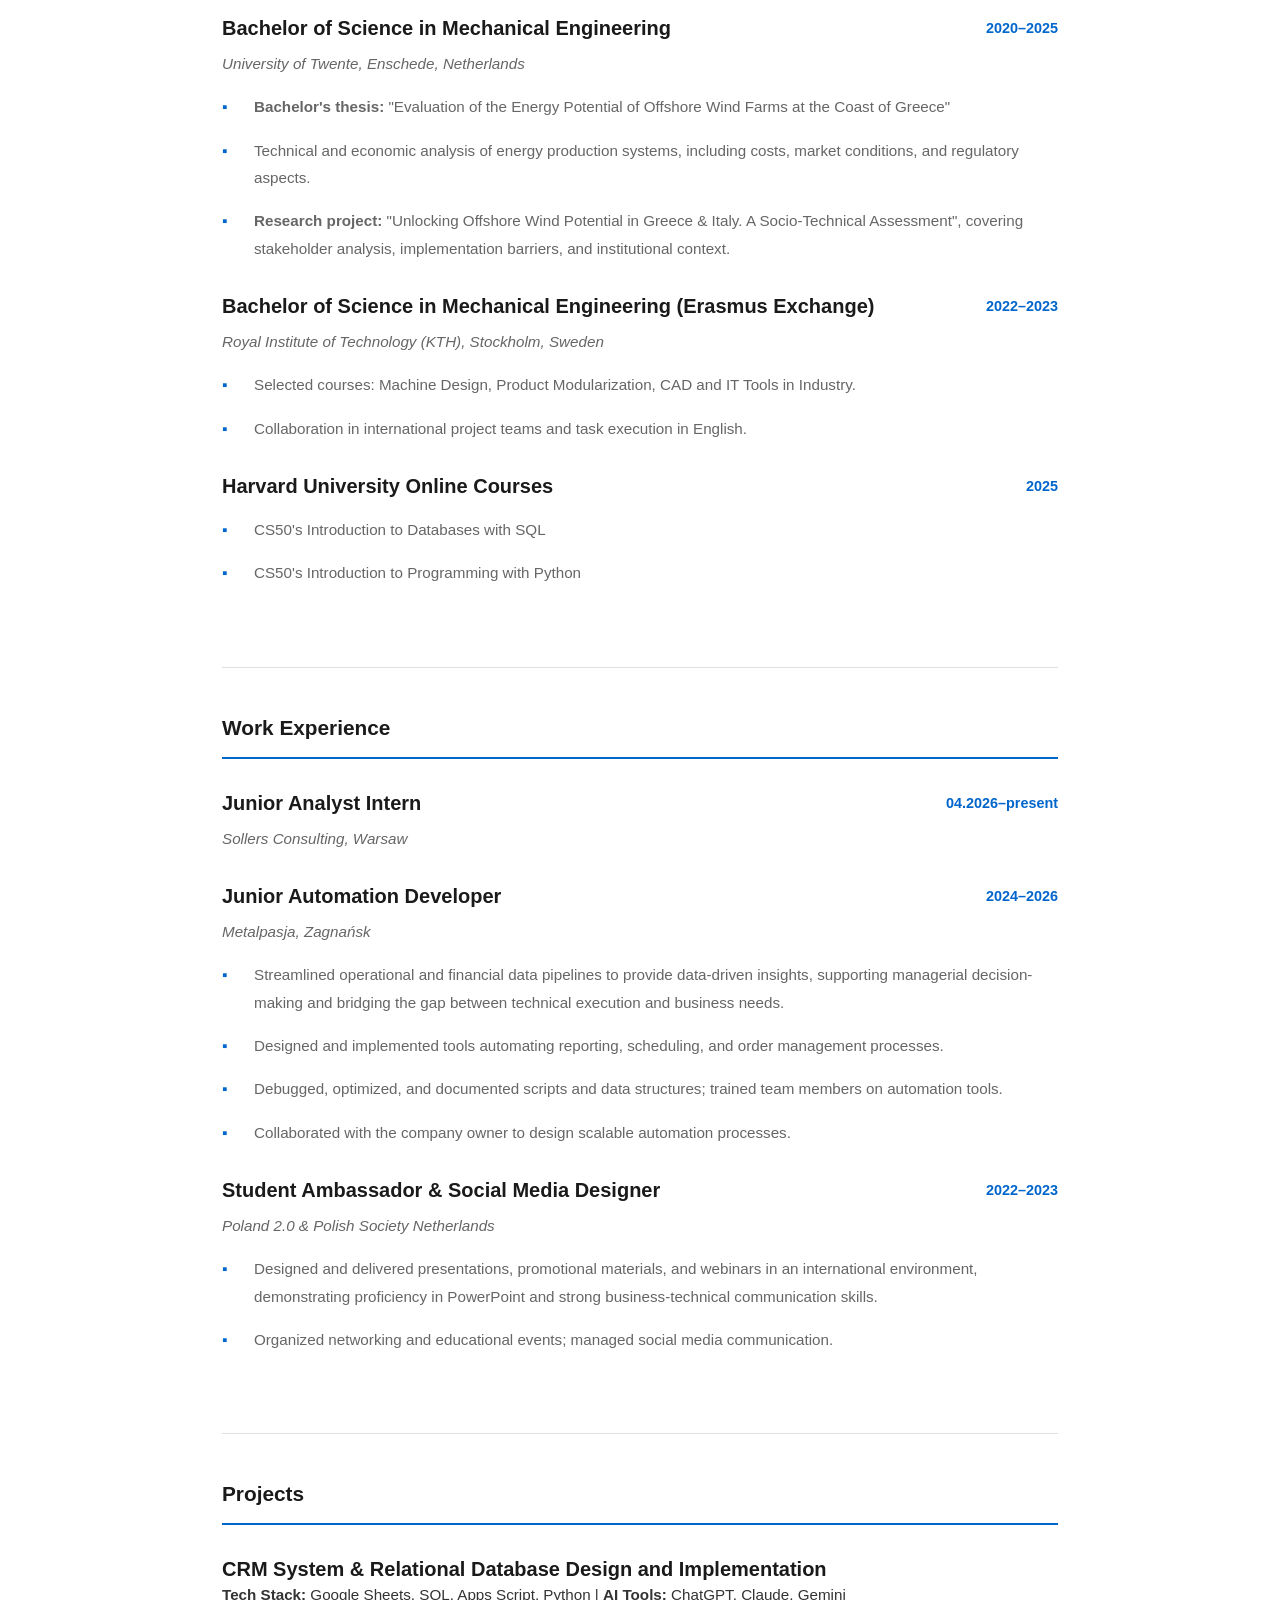
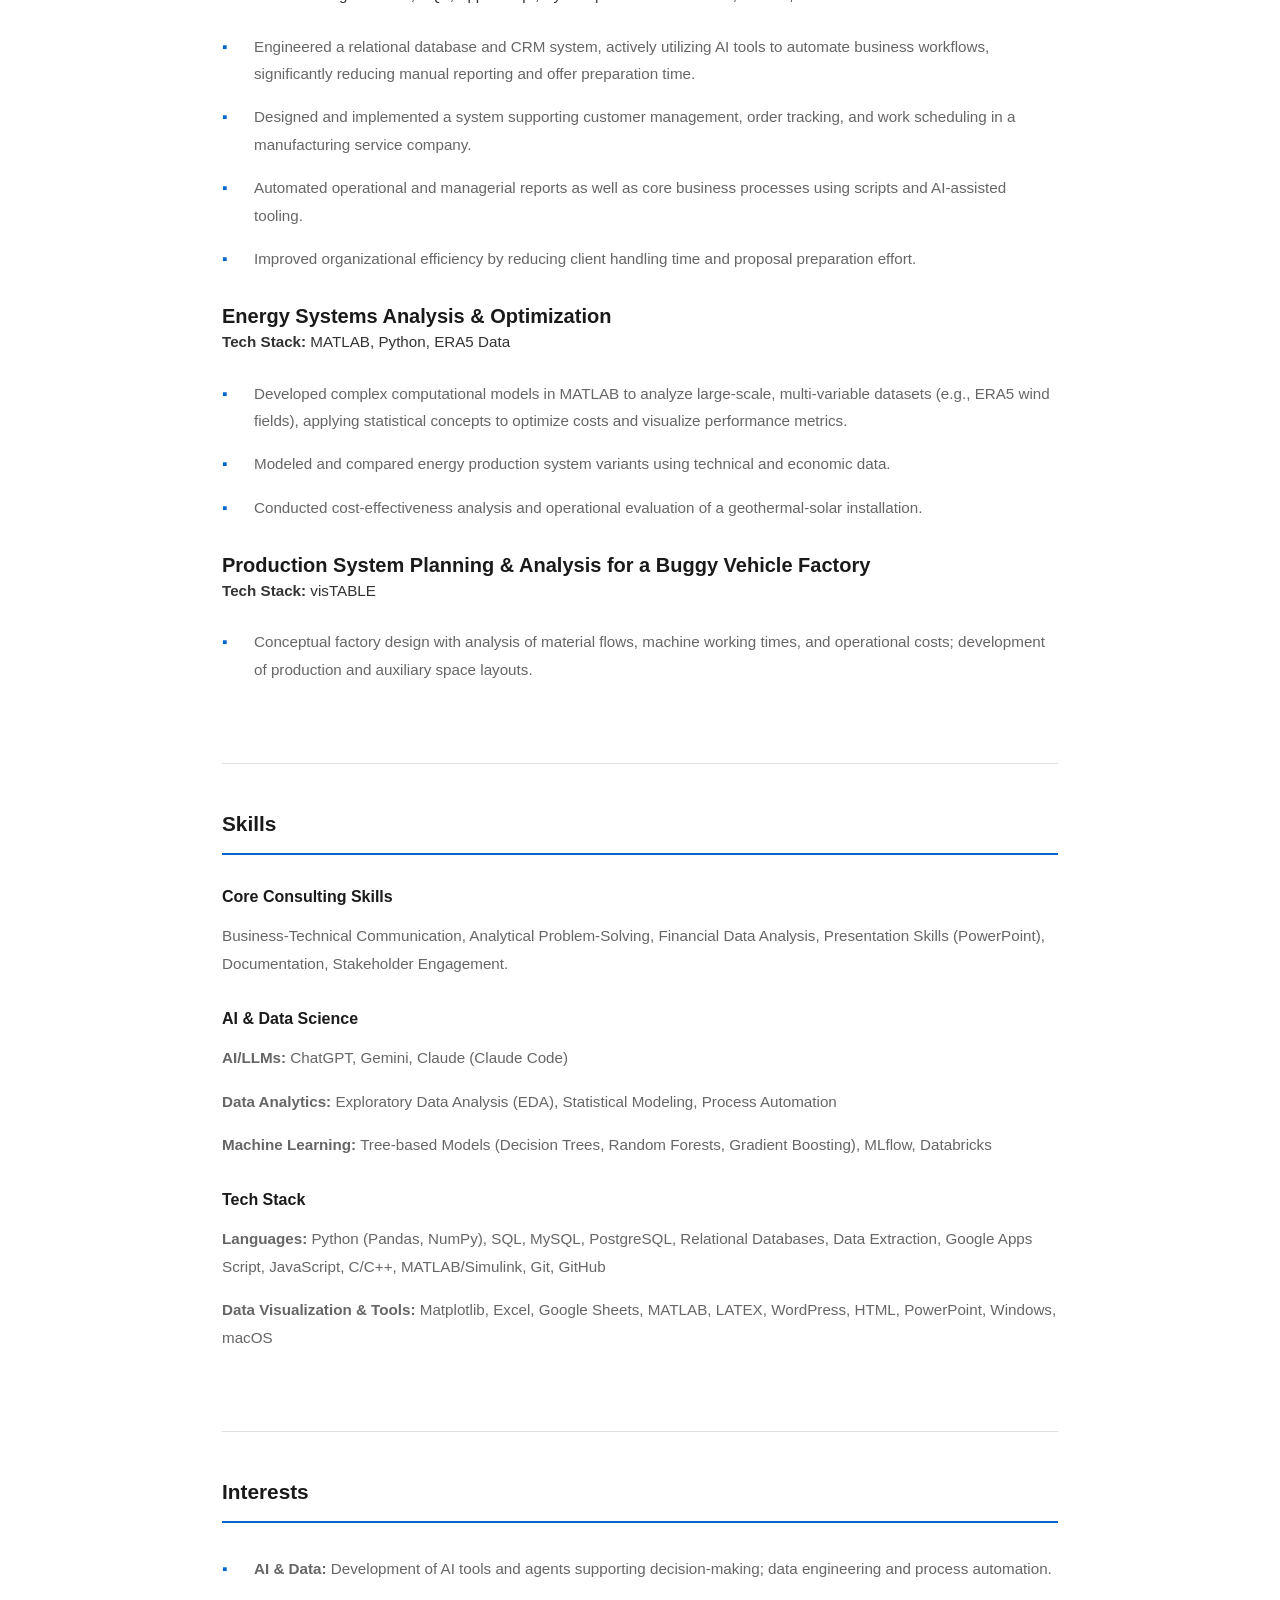
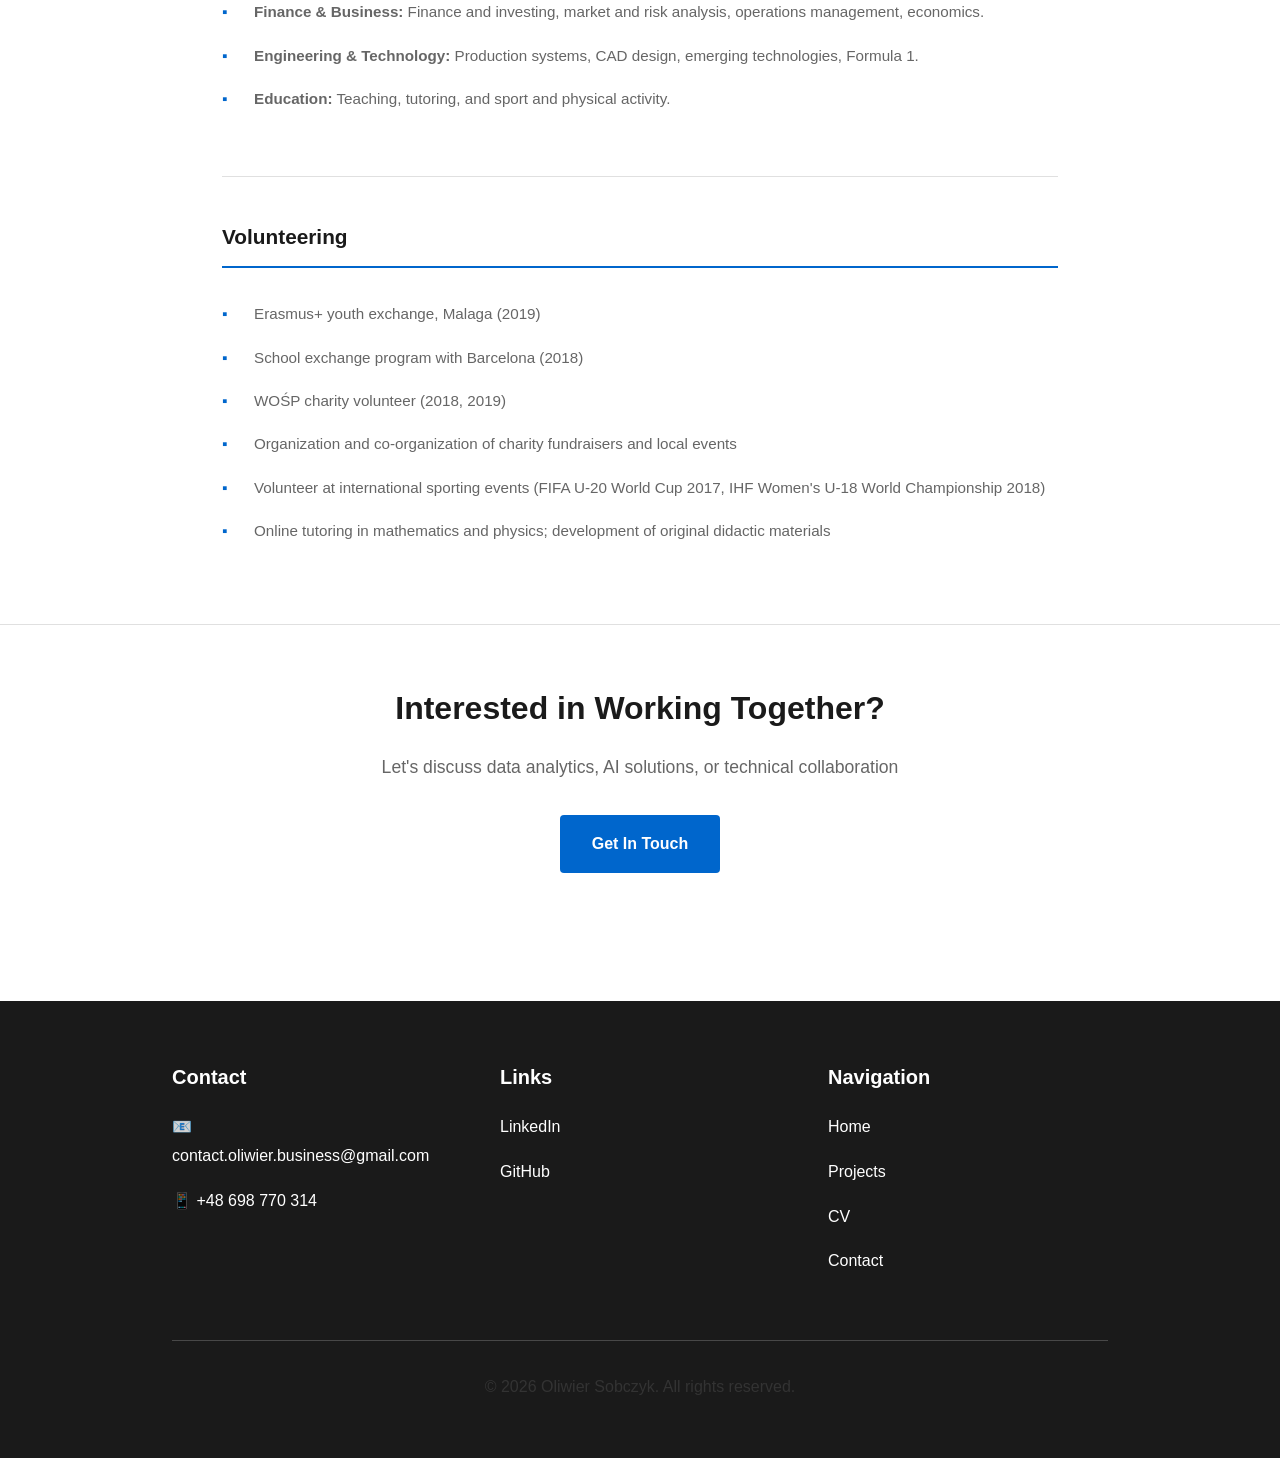
<file: cv.html>
<!DOCTYPE html>
<html lang="en">
<head>
    <meta charset="UTF-8">
    <meta name="viewport" content="width=device-width, initial-scale=1.0">
    <meta name="description" content="CV of Oliwier Sobczyk – Education, work experience, technical skills, and projects in data analytics and AI.">
    <title>CV | Oliwier Sobczyk</title>
    <link rel="stylesheet" href="style.css">
</head>
<body>
    <!-- Navigation -->
    <nav class="navbar">
        <div class="nav-container">
            <div class="nav-brand">Oliwier Sobczyk</div>
            <ul class="nav-menu">
                <li><a href="index.html" class="nav-link">Home</a></li>
                <li><a href="projects.html" class="nav-link">Projects</a></li>
                <li><a href="cv.html" class="nav-link active">CV</a></li>
                <li><a href="contact.html" class="nav-link">Contact</a></li>
            </ul>
        </div>
    </nav>

    <!-- Page Header -->
    <section class="page-header">
        <div class="container">
            <h1>Curriculum Vitae</h1>
            <p>Professional background, education, and experience</p>
        </div>
    </section>

    <!-- CV Download Section -->
    <section class="section cv-download-section">
        <div class="container">
            <div class="download-box">
                <h3>Download Full CV</h3>
                <p>Get the complete PDF version of my CV for your records</p>
                <a href="assets/cv.pdf" download class="btn btn-primary" target="_blank">
                    📥 Download CV (PDF)
                </a>
            </div>
        </div>
    </section>

    <!-- CV Content Section -->
    <section class="section cv-content-section">
        <div class="container cv-text-content">
            
            <!-- Header -->
            <div class="cv-header">
                <h2>Oliwier Sobczyk</h2>
                <div class="cv-contact-info">
                    <p>📍 Warsaw, Poland</p>
                    <p>📱 +48 698 770 314</p>
                    <p>📧 <a href="mailto:contact.oliwier.business@gmail.com">contact.oliwier.business@gmail.com</a></p>
                    <p>🔗 <a href="https://linkedin.com/in/oliwier-sobczyk-8146b521b" target="_blank">LinkedIn</a></p>
                </div>
                <div class="cv-languages">
                    <p><strong>Languages:</strong> Polish (Native) | English (C1 Business) | German (A2)</p>
                </div>
            </div>

            <!-- Professional Summary -->
            <div class="cv-section">
                <h3>Professional Summary</h3>
                <p>Master's student in Management and Production Engineering bridging technical expertise (Python, SQL) with a strong understanding of business processes and financial data. Experienced in implementing AI-driven tools (LLMs) to automate workflows and optimize operational decision-making. Strong communicator with a proven track record in presentations and stakeholder engagement, seeking to leverage analytical skills to build innovative AI solutions in consulting.</p>
            </div>

            <!-- Education -->
            <div class="cv-section">
                <h3>Education</h3>
                
                <div class="cv-entry">
                    <div class="cv-entry-header">
                        <h4>Master of Engineering – Management and Production Engineering</h4>
                        <span class="cv-date">2025–Present</span>
                    </div>
                    <p class="cv-institution">Warsaw University of Technology, Warsaw, Poland</p>
                </div>

                <div class="cv-entry">
                    <div class="cv-entry-header">
                        <h4>EPAM Data Analytics Engineering Mentoring Program</h4>
                        <span class="cv-date">2026–Present</span>
                    </div>
                    <p class="cv-institution">EPAM Systems</p>
                    <p>Program covering: SQL for Data Analytics, Database Concepts, Database Structure, PostgreSQL, SQL, PostgreSQL PL/pgSQL, PostgreSQL SQL, PostgreSQL DB Development.</p>
                </div>

                <div class="cv-entry">
                    <div class="cv-entry-header">
                        <h4>Bachelor of Science in Mechanical Engineering</h4>
                        <span class="cv-date">2020–2025</span>
                    </div>
                    <p class="cv-institution">University of Twente, Enschede, Netherlands</p>
                    <ul class="cv-list">
                        <li><strong>Bachelor's thesis:</strong> "Evaluation of the Energy Potential of Offshore Wind Farms at the Coast of Greece"</li>
                        <li>Technical and economic analysis of energy production systems, including costs, market conditions, and regulatory aspects.</li>
                        <li><strong>Research project:</strong> "Unlocking Offshore Wind Potential in Greece & Italy. A Socio-Technical Assessment", covering stakeholder analysis, implementation barriers, and institutional context.</li>
                    </ul>
                </div>

                <div class="cv-entry">
                    <div class="cv-entry-header">
                        <h4>Bachelor of Science in Mechanical Engineering (Erasmus Exchange)</h4>
                        <span class="cv-date">2022–2023</span>
                    </div>
                    <p class="cv-institution">Royal Institute of Technology (KTH), Stockholm, Sweden</p>
                    <ul class="cv-list">
                        <li>Selected courses: Machine Design, Product Modularization, CAD and IT Tools in Industry.</li>
                        <li>Collaboration in international project teams and task execution in English.</li>
                    </ul>
                </div>

                <div class="cv-entry">
                    <div class="cv-entry-header">
                        <h4>Harvard University Online Courses</h4>
                        <span class="cv-date">2025</span>
                    </div>
                    <ul class="cv-list">
                        <li>CS50's Introduction to Databases with SQL</li>
                        <li>CS50's Introduction to Programming with Python</li>
                    </ul>
                </div>
            </div>

            <!-- Work Experience -->
            <div class="cv-section">
                <h3>Work Experience</h3>

                <div class="cv-entry">
                    <div class="cv-entry-header">
                        <h4>Junior Analyst Intern</h4>
                        <span class="cv-date">04.2026–present</span>
                    </div>
                    <p class="cv-institution">Sollers Consulting, Warsaw</p>
                </div>

                <div class="cv-entry">
                    <div class="cv-entry-header">
                        <h4>Junior Automation Developer</h4>
                        <span class="cv-date">2024–2026</span>
                    </div>
                    <p class="cv-institution">Metalpasja, Zagnańsk</p>
                    <ul class="cv-list">
                        <li>Streamlined operational and financial data pipelines to provide data-driven insights, supporting managerial decision-making and bridging the gap between technical execution and business needs.</li>
                        <li>Designed and implemented tools automating reporting, scheduling, and order management processes.</li>
                        <li>Debugged, optimized, and documented scripts and data structures; trained team members on automation tools.</li>
                        <li>Collaborated with the company owner to design scalable automation processes.</li>
                    </ul>
                </div>

                <div class="cv-entry">
                    <div class="cv-entry-header">
                        <h4>Student Ambassador & Social Media Designer</h4>
                        <span class="cv-date">2022–2023</span>
                    </div>
                    <p class="cv-institution">Poland 2.0 & Polish Society Netherlands</p>
                    <ul class="cv-list">
                        <li>Designed and delivered presentations, promotional materials, and webinars in an international environment, demonstrating proficiency in PowerPoint and strong business-technical communication skills.</li>
                        <li>Organized networking and educational events; managed social media communication.</li>
                    </ul>
                </div>
            </div>

            <!-- Projects -->
            <div class="cv-section">
                <h3>Projects</h3>

                <div class="cv-entry">
                    <h4>CRM System & Relational Database Design and Implementation</h4>
                    <p><strong>Tech Stack:</strong> Google Sheets, SQL, Apps Script, Python | <strong>AI Tools:</strong> ChatGPT, Claude, Gemini</p>
                    <ul class="cv-list">
                        <li>Engineered a relational database and CRM system, actively utilizing AI tools to automate business workflows, significantly reducing manual reporting and offer preparation time.</li>
                        <li>Designed and implemented a system supporting customer management, order tracking, and work scheduling in a manufacturing service company.</li>
                        <li>Automated operational and managerial reports as well as core business processes using scripts and AI-assisted tooling.</li>
                        <li>Improved organizational efficiency by reducing client handling time and proposal preparation effort.</li>
                    </ul>
                </div>

                <div class="cv-entry">
                    <h4>Energy Systems Analysis & Optimization</h4>
                    <p><strong>Tech Stack:</strong> MATLAB, Python, ERA5 Data</p>
                    <ul class="cv-list">
                        <li>Developed complex computational models in MATLAB to analyze large-scale, multi-variable datasets (e.g., ERA5 wind fields), applying statistical concepts to optimize costs and visualize performance metrics.</li>
                        <li>Modeled and compared energy production system variants using technical and economic data.</li>
                        <li>Conducted cost-effectiveness analysis and operational evaluation of a geothermal-solar installation.</li>
                    </ul>
                </div>

                <div class="cv-entry">
                    <h4>Production System Planning & Analysis for a Buggy Vehicle Factory</h4>
                    <p><strong>Tech Stack:</strong> visTABLE</p>
                    <ul class="cv-list">
                        <li>Conceptual factory design with analysis of material flows, machine working times, and operational costs; development of production and auxiliary space layouts.</li>
                    </ul>
                </div>
            </div>

            <!-- Skills -->
            <div class="cv-section">
                <h3>Skills</h3>

                <div class="cv-skill-group">
                    <h4>Core Consulting Skills</h4>
                    <p>Business-Technical Communication, Analytical Problem-Solving, Financial Data Analysis, Presentation Skills (PowerPoint), Documentation, Stakeholder Engagement.</p>
                </div>

                <div class="cv-skill-group">
                    <h4>AI & Data Science</h4>
                    <p><strong>AI/LLMs:</strong> ChatGPT, Gemini, Claude (Claude Code)</p>
                    <p><strong>Data Analytics:</strong> Exploratory Data Analysis (EDA), Statistical Modeling, Process Automation</p>
                    <p><strong>Machine Learning:</strong> Tree-based Models (Decision Trees, Random Forests, Gradient Boosting), MLflow, Databricks</p>
                </div>

                <div class="cv-skill-group">
                    <h4>Tech Stack</h4>
                    <p><strong>Languages:</strong> Python (Pandas, NumPy), SQL, MySQL, PostgreSQL, Relational Databases, Data Extraction, Google Apps Script, JavaScript, C/C++, MATLAB/Simulink, Git, GitHub</p>
                    <p><strong>Data Visualization & Tools:</strong> Matplotlib, Excel, Google Sheets, MATLAB, LATEX, WordPress, HTML, PowerPoint, Windows, macOS</p>
                </div>
            </div>

            <!-- Interests -->
            <div class="cv-section">
                <h3>Interests</h3>
                <ul class="cv-list">
                    <li><strong>AI & Data:</strong> Development of AI tools and agents supporting decision-making; data engineering and process automation.</li>
                    <li><strong>Finance & Business:</strong> Finance and investing, market and risk analysis, operations management, economics.</li>
                    <li><strong>Engineering & Technology:</strong> Production systems, CAD design, emerging technologies, Formula 1.</li>
                    <li><strong>Education:</strong> Teaching, tutoring, and sport and physical activity.</li>
                </ul>
            </div>

            <!-- Volunteering -->
            <div class="cv-section">
                <h3>Volunteering</h3>
                <ul class="cv-list">
                    <li>Erasmus+ youth exchange, Malaga (2019)</li>
                    <li>School exchange program with Barcelona (2018)</li>
                    <li>WOŚP charity volunteer (2018, 2019)</li>
                    <li>Organization and co-organization of charity fundraisers and local events</li>
                    <li>Volunteer at international sporting events (FIFA U-20 World Cup 2017, IHF Women's U-18 World Championship 2018)</li>
                    <li>Online tutoring in mathematics and physics; development of original didactic materials</li>
                </ul>
            </div>

        </div>
    </section>

    <!-- CTA Section -->
    <section class="section cta-section">
        <div class="container">
            <h2>Interested in Working Together?</h2>
            <p>Let's discuss data analytics, AI solutions, or technical collaboration</p>
            <a href="contact.html" class="btn btn-primary">Get In Touch</a>
        </div>
    </section>

    <!-- Footer -->
    <footer class="footer">
        <div class="container">
            <div class="footer-content">
                <div class="footer-section">
                    <h4>Contact</h4>
                    <p>📧 <a href="mailto:contact.oliwier.business@gmail.com">contact.oliwier.business@gmail.com</a></p>
                    <p>📱 <a href="tel:+48698770314">+48 698 770 314</a></p>
                </div>
                
                <div class="footer-section">
                    <h4>Links</h4>
                    <p><a href="https://linkedin.com/in/oliwier-sobczyk-8146b521b" target="_blank">LinkedIn</a></p>
                    <p><a href="https://github.com/olisobczyk" target="_blank">GitHub</a></p>
                </div>

                <div class="footer-section">
                    <h4>Navigation</h4>
                    <p><a href="index.html">Home</a></p>
                    <p><a href="projects.html">Projects</a></p>
                    <p><a href="cv.html">CV</a></p>
                    <p><a href="contact.html">Contact</a></p>
                </div>
            </div>

            <div class="footer-bottom">
                <p>&copy; 2026 Oliwier Sobczyk. All rights reserved.</p>
            </div>
        </div>
    </footer>

    <script src="script.js"></script>
</body>
</html>
</file>
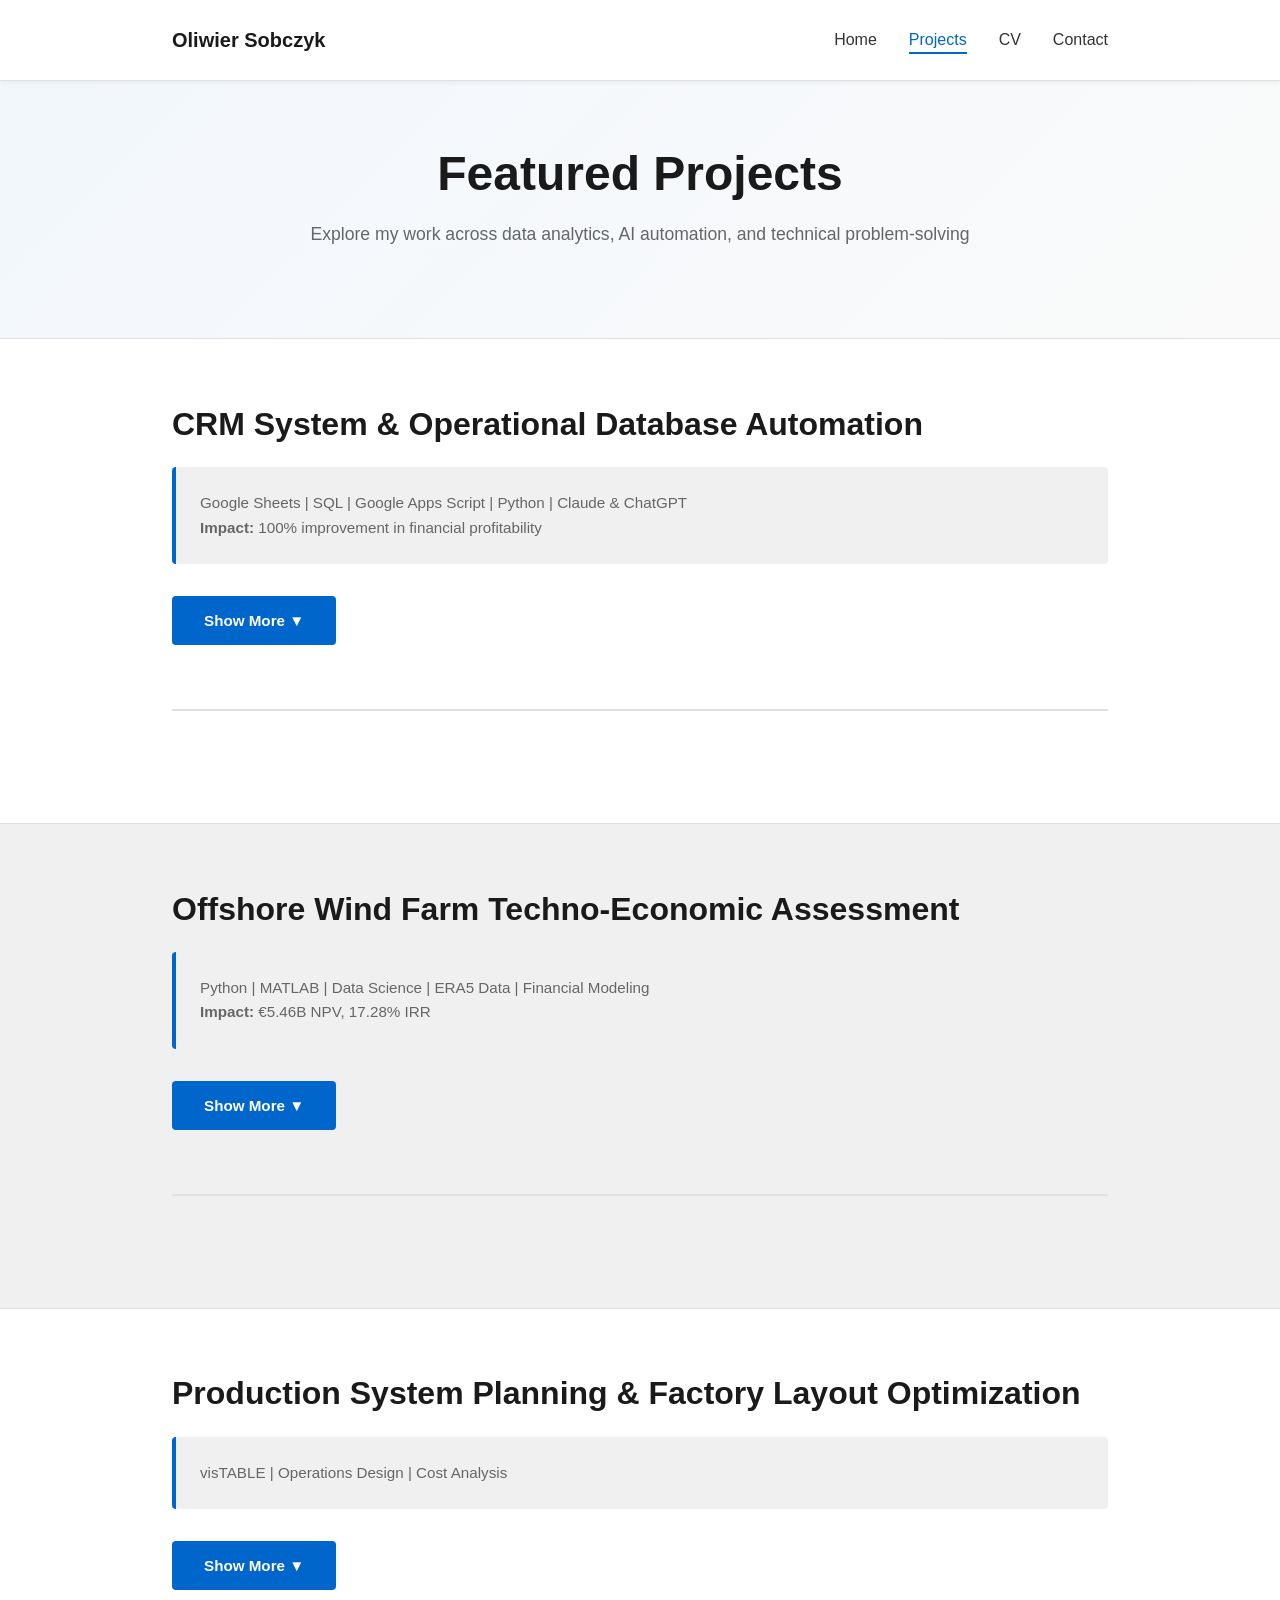
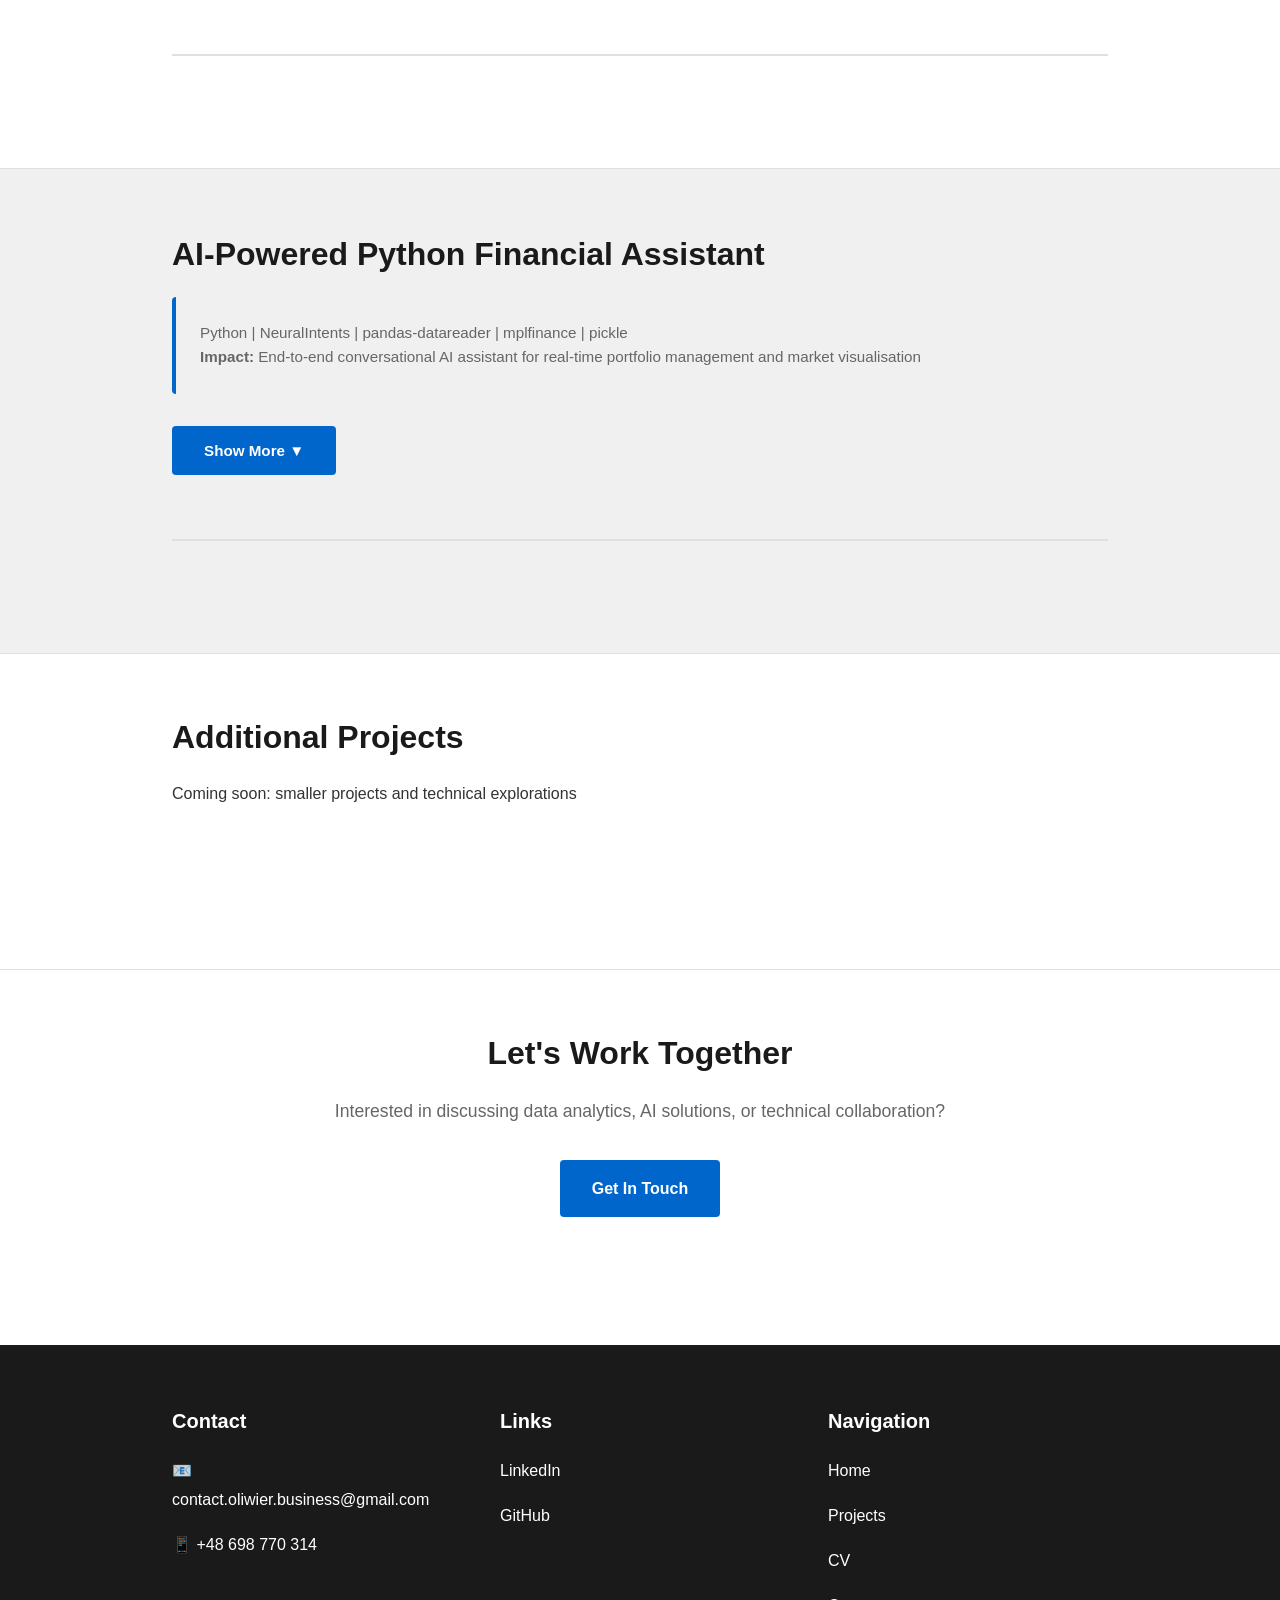
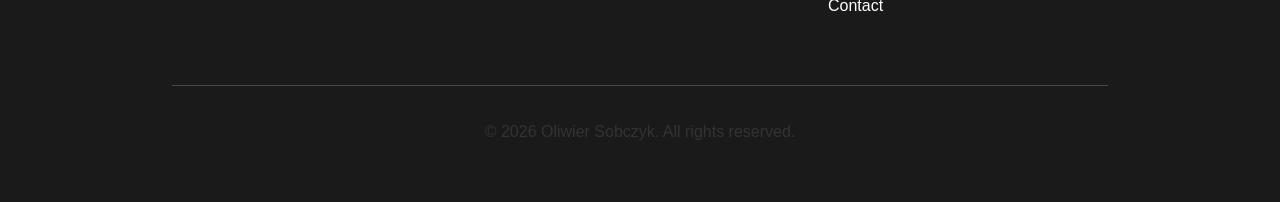
<file: projects.html>
<!DOCTYPE html>
<html lang="en">
<head>
    <meta charset="UTF-8">
    <meta name="viewport" content="width=device-width, initial-scale=1.0">
    <meta name="description" content="Featured projects by Oliwier Sobczyk – CRM database automation, offshore wind farm analysis, factory layout optimization, and AI-powered financial assistant.">
    <title>Projects | Oliwier Sobczyk</title>
    <link rel="stylesheet" href="style.css">
</head>
<body>
    <!-- Navigation -->
    <nav class="navbar">
        <div class="nav-container">
            <div class="nav-brand">Oliwier Sobczyk</div>
            <ul class="nav-menu">
                <li><a href="index.html" class="nav-link">Home</a></li>
                <li><a href="projects.html" class="nav-link active">Projects</a></li>
                <li><a href="cv.html" class="nav-link">CV</a></li>
                <li><a href="contact.html" class="nav-link">Contact</a></li>
            </ul>
        </div>
    </nav>

    <!-- Page Header -->
    <section class="page-header">
        <div class="container">
            <h1>Featured Projects</h1>
            <p>Explore my work across data analytics, AI automation, and technical problem-solving</p>
        </div>
    </section>

    <!-- Project 1: CRM System -->
    <section class="section project-section" id="crm-project">
        <div class="container">
            <div class="project-header">
                <h2><a href="https://github.com/olisobczyk/portfolio-projects/tree/main/crm-system" target="_blank" class="project-title-link">CRM System & Operational Database Automation <span class="github-icon">↗</span></a></h2>
                <p class="project-short-desc">Google Sheets | SQL | Google Apps Script | Python | Claude & ChatGPT<br><strong>Impact:</strong> 100% improvement in financial profitability</p>
                
                <button class="project-toggle" onclick="toggleProjectDetails(this)">Show More ▼</button>
            </div>

            <div class="project-content hidden" style="display:none;">
                <div class="project-text">
                    <h3>The Challenge</h3>
                    <p>Manufacturing service company lacked centralized data infrastructure. All financial transactions, operational logs, and customer interactions were recorded manually in notebooks, creating blind spots across the organization. Impossible to estimate customer costs, track monthly expenses, or evaluate profitability by project.</p>

                    <h3>The Solution</h3>
                    <p>Designed and implemented a relational database architecture in Google Sheets supporting customer management, order tracking, work scheduling, and financial analysis. Engineered 7+ automated workflows using Google Apps Script to eliminate manual reporting and streamline core business processes.</p>

                    <h3>Key Achievements</h3>
                    <ul class="achievements-list">
                        <li><strong>Automated Processes:</strong> Customer cost reports, monthly operational summaries, employee expense tracking, client invoicing, daily backups, dynamic work scheduling</li>
                        <li><strong>Database Architecture:</strong> Designed interconnected sheet structure eliminating data duplication while maintaining referential integrity across growing datasets</li>
                        <li><strong>Optimization:</strong> Diagnosed and resolved performance bottlenecks through iterative refinement—replaced inefficient script-based solutions with embedded formulas to maintain system responsiveness as data volume increased</li>
                        <li><strong>AI-Assisted Problem Solving:</strong> Used Claude and ChatGPT to debug complex formula logic and evaluate alternative implementation strategies</li>
                        <li><strong>Business Impact:</strong> Financial turnover and profit-to-cost ratio <strong>doubled within 12 months</strong> of implementation</li>
                    </ul>

                    <h3>My Role</h3>
                    <p>Solo architect and developer. Designed entire database schema, implemented all connections between files, wrote Google Apps Script automation logic, created formulas and queries, and trained team members on the system.</p>

                    <h3>Impact Metrics</h3>
                    <div class="metrics">
                        <div class="metric-item">
                            <div class="metric-value">100%</div>
                            <div class="metric-label">Profitability Increase</div>
                        </div>
                        <div class="metric-item">
                            <div class="metric-value">7+</div>
                            <div class="metric-label">Automated Workflows</div>
                        </div>
                        <div class="metric-item">
                            <div class="metric-value">1 Year</div>
                            <div class="metric-label">Time to Impact</div>
                        </div>
                    </div>
                </div>

                <div class="project-images">
                    <div class="image-placeholder">
                        <img data-src="assets/crm-1.png" alt="CRM Database Architecture" class="lazy-image">
                        <p class="image-caption">Figure 1: Database architecture & workflow diagram</p>
                    </div>
                    <div class="image-placeholder">
                        <img data-src="assets/crm-2.png" alt="Automated Report Dashboard" class="lazy-image">
                        <p class="image-caption">Figure 2: Sample automated report & dashboard</p>
                    </div>
                </div>
            </div>
        </div>
    </section>

    <!-- Project 2: Energy Systems -->
    <section class="section project-section alt" id="energy-project">
        <div class="container">
            <div class="project-header">
                <h2><a href="https://github.com/olisobczyk/portfolio-projects/tree/main/offshore-wind-analysis" target="_blank" class="project-title-link">Offshore Wind Farm Techno-Economic Assessment <span class="github-icon">↗</span></a></h2>
                <p class="project-short-desc">Python | MATLAB | Data Science | ERA5 Data | Financial Modeling<br><strong>Impact:</strong> €5.46B NPV, 17.28% IRR</p>
                
                <button class="project-toggle" onclick="toggleProjectDetails(this)">Show More ▼</button>
            </div>

            <div class="project-content hidden" style="display:none;">
                <div class="project-text">
                    <h3>The Challenge</h3>
                    <p>Assess technical feasibility and economic viability of a large-scale offshore wind farm in Greek waters—a region with significant wind potential but emerging regulatory framework and limited precedent. Required rigorous validation of wake modeling under Mediterranean conditions and comprehensive financial analysis accounting for capital constraints and market conditions.</p>

                    <h3>The Solution</h3>
                    <p>Conducted end-to-end techno-economic analysis combining meteorological data science, advanced wake modeling, and financial engineering. Processed 2.3GB of ERA5 hourly wind data (u/v velocity components at 10m and 100m heights) using Python, then implemented Jensen/PARK wake model in MATLAB to simulate turbine interactions and power generation across the full year.</p>

                    <h3>Key Achievements</h3>
                    <ul class="achievements-list">
                        <li><strong>Data Engineering:</strong> Extracted, processed, and validated 2.3GB ERA5 meteorological dataset; converted NetCDF files to structured CSV using Python (NumPy, xarray)</li>
                        <li><strong>Scientific Modeling:</strong> Implemented Jensen/PARK wake model from first principles, accounting for wind shear, air density variation, and turbine thrust dynamics</li>
                        <li><strong>Validation:</strong> Proved model reliability for Greek maritime conditions; identified seasonal variability and wake loss patterns (14.03% annual mean)</li>
                        <li><strong>Economic Analysis:</strong> Computed NPV (€5.46B), IRR (17.28%), and LCOE (€134/MWh) with sensitivity analysis identifying capital optimization as primary cost driver</li>
                        <li><strong>Stakeholder Assessment:</strong> Analyzed ecosystem of actors and global precedents for successful project deployment</li>
                        <li><strong>Key Finding:</strong> Project is both technically viable and financially attractive; 9,216 GWh annual energy production with 55.31% capacity factor</li>
                    </ul>

                    <h3>My Role</h3>
                    <p>Independent researcher. Designed research methodology, extracted and processed all meteorological data, coded and debugged wake model, performed economic analysis, and synthesized interdisciplinary findings. 3-month project completed solo.</p>

                    <h3>Impact Metrics</h3>
                    <div class="metrics">
                        <div class="metric-item">
                            <div class="metric-value">€5.46B</div>
                            <div class="metric-label">Net Present Value</div>
                        </div>
                        <div class="metric-item">
                            <div class="metric-value">17.28%</div>
                            <div class="metric-label">Internal Rate of Return</div>
                        </div>
                        <div class="metric-item">
                            <div class="metric-value">9,216 GWh</div>
                            <div class="metric-label">Annual Energy Production</div>
                        </div>
                        <div class="metric-item">
                            <div class="metric-value">2.3 GB</div>
                            <div class="metric-label">Data Processed</div>
                        </div>
                    </div>
                </div>

                <div class="project-images">
                    <div class="image-placeholder">
                        <img data-src="assets/energy-1.png" alt="Wind Farm Layout & Wake Effects" class="lazy-image">
                        <p class="image-caption">Figure 1: Site layout with wake effects visualization</p>
                    </div>
                    <div class="image-placeholder">
                        <img data-src="assets/energy-2.png" alt="Economic Analysis Results" class="lazy-image">
                        <p class="image-caption">Figure 2: Economic results & sensitivity analysis</p>
                    </div>
                </div>
            </div>
        </div>
    </section>

    <!-- Project 3: Production System -->
    <section class="section project-section" id="production-project">
        <div class="container">
            <div class="project-header">
                <h2><a href="https://github.com/olisobczyk/portfolio-projects/tree/main/factory-layout" target="_blank" class="project-title-link">Production System Planning & Factory Layout Optimization <span class="github-icon">↗</span></a></h2>
                <p class="project-short-desc">visTABLE | Operations Design | Cost Analysis</p>
                
                <button class="project-toggle" onclick="toggleProjectDetails(this)">Show More ▼</button>
            </div>

            <div class="project-content hidden" style="display:none;">
                <div class="project-text">
                    <h3>The Challenge</h3>
                    <p>Design efficient production facility layout balancing material flows, machine utilization, operational costs, and workspace constraints for a buggy vehicle assembly operation.</p>

                    <h3>The Solution</h3>
                    <p>Conducted comprehensive factory design analysis using visTABLE, mapping material flows, machine working times, and operational costs. Developed optimized production and auxiliary space layouts to maximize throughput while minimizing waste and idle time.</p>

                    <h3>Key Achievements</h3>
                    <ul class="achievements-list">
                        <li>Designed material flow network across production stages</li>
                        <li>Analyzed machine utilization and cycle time optimization</li>
                        <li>Evaluated production and auxiliary space requirements</li>
                        <li>Compared multiple layout variants on cost and efficiency criteria</li>
                        <li>Delivered actionable recommendations for facility setup</li>
                    </ul>
                </div>

                <div class="project-images">
                    <div class="image-placeholder">
                        <img data-src="assets/production-1.png" alt="Factory Layout Design" class="lazy-image">
                        <p class="image-caption">Figure 1: Factory layout diagram</p>
                    </div>
                    <div class="image-placeholder">
                        <img data-src="assets/production-2.png" alt="Material Flow & Cost Analysis" class="lazy-image">
                        <p class="image-caption">Figure 2: Material flow & cost analysis</p>
                    </div>
                </div>
            </div>
        </div>
    </section>

    <!-- Project 4: AI Financial Assistant -->
    <section class="section project-section alt" id="ai-financial-project">
        <div class="container">
            <div class="project-header">
                <h2><a href="https://github.com/olisobczyk/portfolio-projects/tree/main/ai-python-financial-analyst" target="_blank" class="project-title-link">AI-Powered Python Financial Assistant <span class="github-icon">↗</span></a></h2>
                <p class="project-short-desc">Python | NeuralIntents | pandas-datareader | mplfinance | pickle<br><strong>Impact:</strong> End-to-end conversational AI assistant for real-time portfolio management and market visualisation</p>

                <button class="project-toggle" onclick="toggleProjectDetails(this)">Show More ▼</button>
            </div>

            <div class="project-content hidden" style="display:none;">
                <div class="project-text">
                    <h3>The Challenge</h3>
                    <p>Build an intelligent, conversational interface for personal portfolio management and stock market analysis — without hardcoding every possible user phrase. The assistant needed to understand natural language intent, fetch live financial data, and persist portfolio state across sessions, all from the command line.</p>

                    <h3>The Solution</h3>
                    <p>Developed a modular CLI application using the NeuralIntents library to train a custom intent-classification model on a curated set of financial conversation patterns. Integrated pandas-datareader and yfinance (as an automatic fallback) for live Yahoo Finance data, and mplfinance for styled candlestick charting. Portfolio state is serialised with pickle for persistence between runs.</p>

                    <h3>Key Achievements</h3>
                    <ul class="achievements-list">
                        <li><strong>NLP Intent Engine:</strong> Trained a neural network on 8 intent categories and ~60 labelled patterns covering greetings, charting, portfolio CRUD, valuation, and performance analysis</li>
                        <li><strong>Live Market Data:</strong> Fetches real-time OHLCV data from Yahoo Finance with automatic yfinance fallback to handle API instability — transparent to the user</li>
                        <li><strong>Portfolio Analytics:</strong> Real-time total valuation across all holdings; historical gain/loss comparison against any user-specified date with absolute and relative return metrics</li>
                        <li><strong>Candlestick Charting:</strong> Styled dark-theme charts with custom bull/bear colours and volume overlay via mplfinance</li>
                        <li><strong>Clean Architecture:</strong> Separated concerns across four modules (NLP layer, intent handlers, market data, portfolio persistence) for maintainability and extensibility</li>
                        <li><strong>Model Caching:</strong> Saves trained model weights to disk; <code>--load</code> flag skips retraining on subsequent runs for 5–10× faster startup</li>
                    </ul>

                    <h3>My Role</h3>
                    <p>Solo developer. Reconstructed and extended the project from a tutorial transcript, applied production-quality engineering practices (type hints, error handling, fallback data sources, input validation), and structured the codebase for long-term maintainability.</p>

                    <h3>Impact Metrics</h3>
                    <div class="metrics">
                        <div class="metric-item">
                            <div class="metric-value">8</div>
                            <div class="metric-label">Intent Categories</div>
                        </div>
                        <div class="metric-item">
                            <div class="metric-value">4</div>
                            <div class="metric-label">Modules</div>
                        </div>
                        <div class="metric-item">
                            <div class="metric-value">2x</div>
                            <div class="metric-label">Data Source Redundancy</div>
                        </div>
                    </div>
                </div>

                <div class="project-images">
                    <div class="image-placeholder">
                        <img data-src="assets/ai-financial-1.png" alt="Financial Assistant CLI Session" class="lazy-image">
                        <p class="image-caption">Figure 1: CLI session — portfolio query and live valuation</p>
                    </div>
                    <div class="image-placeholder">
                        <img data-src="assets/ai-financial-2.png" alt="Candlestick Chart Output" class="lazy-image">
                        <p class="image-caption">Figure 2: Styled candlestick chart with volume overlay</p>
                    </div>
                </div>
            </div>
        </div>
    </section>

    <!-- Additional Projects Section (for future smaller projects) -->
    <section class="section smaller-projects">
        <div class="container">
            <h2>Additional Projects</h2>
            <p>Coming soon: smaller projects and technical explorations</p>
            <div class="projects-grid" id="smaller-projects-container">
                <!-- Smaller projects will be added here -->
            </div>
        </div>
    </section>

    <!-- CTA Section -->
    <section class="section cta-section">
        <div class="container">
            <h2>Let's Work Together</h2>
            <p>Interested in discussing data analytics, AI solutions, or technical collaboration?</p>
            <a href="contact.html" class="btn btn-primary">Get In Touch</a>
        </div>
    </section>

    <!-- Footer -->
    <footer class="footer">
        <div class="container">
            <div class="footer-content">
                <div class="footer-section">
                    <h4>Contact</h4>
                    <p>📧 <a href="mailto:contact.oliwier.business@gmail.com">contact.oliwier.business@gmail.com</a></p>
                    <p>📱 <a href="tel:+48698770314">+48 698 770 314</a></p>
                </div>
                
                <div class="footer-section">
                    <h4>Links</h4>
                    <p><a href="https://linkedin.com/in/oliwier-sobczyk-8146b521b" target="_blank">LinkedIn</a></p>
                    <p><a href="https://github.com/olisobczyk" target="_blank">GitHub</a></p>
                </div>

                <div class="footer-section">
                    <h4>Navigation</h4>
                    <p><a href="index.html">Home</a></p>
                    <p><a href="projects.html">Projects</a></p>
                    <p><a href="cv.html">CV</a></p>
                    <p><a href="contact.html">Contact</a></p>
                </div>
            </div>

            <div class="footer-bottom">
                <p>&copy; 2026 Oliwier Sobczyk. All rights reserved.</p>
            </div>
        </div>
    </footer>

    <script src="script.js"></script>
</body>
</html>
</file>
<file: style.css>
/* ==========================================
   GLOBAL STYLES
   ========================================== */

* {
    margin: 0;
    padding: 0;
    box-sizing: border-box;
}

:root {
    --primary-color: #1a1a1a;
    --secondary-color: #0066cc;
    --accent-color: #f0f0f0;
    --text-color: #333;
    --light-text: #666;
    --border-color: #e0e0e0;
    --white: #ffffff;
    --spacing-xs: 0.5rem;
    --spacing-sm: 1rem;
    --spacing-md: 1.5rem;
    --spacing-lg: 2rem;
    --spacing-xl: 3rem;
    --spacing-2xl: 4rem;
}

html {
    scroll-behavior: smooth;
}

body {
    font-family: -apple-system, BlinkMacSystemFont, 'Segoe UI', Roboto, 'Helvetica Neue', Arial, sans-serif;
    line-height: 1.6;
    color: var(--text-color);
    background-color: var(--white);
}

/* ==========================================
   TYPOGRAPHY
   ========================================== */

h1, h2, h3, h4, h5, h6 {
    font-weight: 700;
    line-height: 1.2;
    margin-bottom: var(--spacing-md);
    color: var(--primary-color);
}

h1 {
    font-size: 3rem;
    margin-bottom: var(--spacing-lg);
}

h2 {
    font-size: 2rem;
    margin-bottom: var(--spacing-md);
}

h3 {
    font-size: 1.5rem;
    margin-bottom: var(--spacing-sm);
}

h4 {
    font-size: 1.25rem;
    margin-bottom: var(--spacing-sm);
}

p {
    margin-bottom: var(--spacing-md);
    color: var(--text-color);
    line-height: 1.8;
}

a {
    color: var(--secondary-color);
    text-decoration: none;
    transition: color 0.3s ease;
}

a:hover {
    color: #0052a3;
    text-decoration: underline;
}

/* ==========================================
   LAYOUT
   ========================================== */

.container {
    max-width: 1000px;
    margin: 0 auto;
    padding: 0 var(--spacing-lg);
}

.section {
    padding: var(--spacing-2xl) 0;
    border-bottom: 1px solid var(--border-color);
}

.section:last-of-type {
    border-bottom: none;
}

.section.alt {
    background-color: var(--accent-color);
}

/* ==========================================
   NAVIGATION
   ========================================== */

.navbar {
    background-color: var(--white);
    border-bottom: 1px solid var(--border-color);
    position: sticky;
    top: 0;
    z-index: 1000;
    box-shadow: 0 2px 4px rgba(0,0,0,0.05);
}

.nav-container {
    max-width: 1000px;
    margin: 0 auto;
    padding: var(--spacing-md) var(--spacing-lg);
    display: flex;
    justify-content: space-between;
    align-items: center;
}

.nav-brand {
    font-size: 1.25rem;
    font-weight: 700;
    color: var(--primary-color);
}

.nav-menu {
    list-style: none;
    display: flex;
    gap: var(--spacing-lg);
}

.nav-link {
    color: var(--text-color);
    font-weight: 500;
    transition: color 0.3s ease;
    position: relative;
}

.nav-link:hover,
.nav-link.active {
    color: var(--secondary-color);
}

.nav-link.active::after {
    content: '';
    position: absolute;
    bottom: -6px;
    left: 0;
    width: 100%;
    height: 2px;
    background-color: var(--secondary-color);
}

/* ==========================================
   HERO SECTION
   ========================================== */

.hero {
    padding: var(--spacing-2xl) 0;
    text-align: center;
    background: linear-gradient(135deg, rgba(0,102,204,0.05) 0%, rgba(0,0,0,0.02) 100%);
    border-bottom: 1px solid var(--border-color);
}

.hero-content {
    max-width: 1000px;
    margin: 0 auto;
    padding: 0 var(--spacing-lg);
    display: flex;
    flex-direction: column;
    align-items: center;
    gap: var(--spacing-lg);
}

.hero-profile {
    margin-bottom: var(--spacing-md);
}

.profile-image {
    width: 180px;
    height: 180px;
    border-radius: 50%;
    object-fit: cover;
    border: 4px solid var(--secondary-color);
    box-shadow: 0 8px 24px rgba(0,0,0,0.12);
}

.hero h1 {
    font-size: 3.5rem;
    margin-bottom: var(--spacing-sm);
}

.hero-subtitle {
    font-size: 1.5rem;
    color: var(--secondary-color);
    font-weight: 600;
    margin-bottom: var(--spacing-xs);
}

.hero-location {
    color: var(--light-text);
    font-size: 1.1rem;
    margin-bottom: var(--spacing-lg);
}

.hero-cta {
    display: flex;
    gap: var(--spacing-md);
    justify-content: center;
    flex-wrap: wrap;
    margin-top: var(--spacing-lg);
}

/* ==========================================
   BUTTONS
   ========================================== */

.btn {
    display: inline-block;
    padding: var(--spacing-sm) var(--spacing-lg);
    border-radius: 4px;
    font-weight: 600;
    transition: all 0.3s ease;
    cursor: pointer;
    border: none;
    text-decoration: none;
    text-align: center;
}

.btn-primary {
    background-color: var(--secondary-color);
    color: var(--white);
}

.btn-primary:hover {
    background-color: #0052a3;
    text-decoration: none;
}

.btn-secondary {
    background-color: transparent;
    color: var(--secondary-color);
    border: 2px solid var(--secondary-color);
}

.btn-secondary:hover {
    background-color: var(--accent-color);
    text-decoration: none;
}

/* ==========================================
   LINKS WITH ARROWS
   ========================================== */

.link-arrow {
    display: inline-block;
    margin-top: var(--spacing-md);
    font-weight: 600;
    transition: all 0.3s ease;
}

.link-arrow:hover {
    transform: translateX(4px);
}

/* ==========================================
   PAGE HEADER
   ========================================== */

.page-header {
    padding: var(--spacing-2xl) 0;
    background: linear-gradient(135deg, rgba(0,102,204,0.05) 0%, rgba(0,0,0,0.02) 100%);
    border-bottom: 1px solid var(--border-color);
    text-align: center;
}

.page-header h1 {
    margin-bottom: var(--spacing-sm);
}

.page-header p {
    color: var(--light-text);
    font-size: 1.1rem;
}

/* ==========================================
   ABOUT PREVIEW
   ========================================== */

.about-preview {
    background-color: var(--white);
}

.about-preview p {
    font-size: 1.1rem;
    color: var(--light-text);
    line-height: 1.9;
    margin-bottom: var(--spacing-lg);
}

/* ==========================================
   SKILLS SECTION
   ========================================== */

.skills-preview {
    background-color: var(--white);
}

.skills-grid {
    display: grid;
    grid-template-columns: repeat(auto-fit, minmax(250px, 1fr));
    gap: var(--spacing-lg);
    margin: var(--spacing-xl) 0;
}

.skill-card {
    padding: var(--spacing-lg);
    background-color: var(--accent-color);
    border-radius: 8px;
    border-left: 4px solid var(--secondary-color);
    transition: transform 0.3s ease, box-shadow 0.3s ease;
}

.skill-card:hover {
    transform: translateY(-4px);
    box-shadow: 0 4px 12px rgba(0,0,0,0.1);
}

.skill-card h3 {
    margin-bottom: var(--spacing-sm);
}

.skill-card p {
    color: var(--light-text);
    margin: 0;
}

/* ==========================================
   PROJECTS PREVIEW SECTION
   ========================================== */

.projects-preview {
    background-color: var(--white);
}

.section-intro {
    font-size: 1.1rem;
    color: var(--light-text);
    margin-bottom: var(--spacing-xl);
    text-align: center;
}

.projects-preview-grid {
    display: grid;
    grid-template-columns: repeat(auto-fit, minmax(300px, 1fr));
    gap: var(--spacing-lg);
    margin: var(--spacing-xl) 0;
}

.project-card-preview {
    padding: var(--spacing-lg);
    background-color: var(--accent-color);
    border-radius: 8px;
    border: 1px solid var(--border-color);
    transition: all 0.3s ease;
}

.project-card-preview:hover {
    border-color: var(--secondary-color);
    box-shadow: 0 4px 12px rgba(0,102,204,0.1);
    transform: translateY(-4px);
}

.project-card-preview h3 {
    color: var(--primary-color);
    margin-bottom: var(--spacing-sm);
}

.project-card-preview p:first-of-type {
    color: var(--secondary-color);
    font-weight: 600;
    margin-bottom: var(--spacing-sm);
}

.project-card-preview p {
    color: var(--light-text);
    font-size: 0.95rem;
}

/* ==========================================
   PROJECT SECTION (DETAILED)
   ========================================== */

.project-section {
    padding: var(--spacing-2xl) 0;
}

.project-section.alt {
    background-color: var(--accent-color);
}

.project-header {
    margin-bottom: var(--spacing-xl);
    border-bottom: 2px solid var(--border-color);
    padding-bottom: var(--spacing-lg);
}

.project-header h2 {
    margin-bottom: var(--spacing-md);
}

.project-title-link {
    color: var(--primary-color);
    text-decoration: none;
    transition: color 0.3s ease;
}

.project-title-link:hover {
    color: var(--secondary-color);
    text-decoration: none;
}

.github-icon {
    font-size: 0.7em;
    opacity: 0;
    transition: opacity 0.3s ease, transform 0.3s ease;
    display: inline-block;
    vertical-align: super;
}

.project-title-link:hover .github-icon {
    opacity: 1;
    transform: translate(2px, -2px);
}

.project-short-desc {
    font-size: 0.95rem;
    color: var(--light-text);
    margin-bottom: var(--spacing-md);
    padding: var(--spacing-md);
    background-color: var(--accent-color);
    border-left: 4px solid var(--secondary-color);
    border-radius: 4px;
    line-height: 1.6;
}

.project-toggle {
    display: block;
    margin: var(--spacing-lg) 0;
    padding: var(--spacing-sm) var(--spacing-lg);
    background-color: var(--secondary-color);
    color: var(--white);
    border: none;
    border-radius: 4px;
    font-weight: 600;
    cursor: pointer;
    font-size: 0.95rem;
    transition: all 0.3s ease;
}

.project-toggle:hover {
    background-color: #0052a3;
    transform: translateY(-2px);
}

.project-toggle.active {
    background-color: #0052a3;
}

.project-toggle.active::after {
    content: ' ▲';
}

.project-content.hidden {
    display: none !important;
}

.project-meta {
    display: flex;
    flex-wrap: wrap;
    gap: var(--spacing-sm);
}

.tag {
    display: inline-block;
    background-color: var(--primary-color);
    color: var(--white);
    padding: 0.4rem 0.8rem;
    border-radius: 20px;
    font-size: 0.85rem;
    font-weight: 600;
}

.project-content {
    display: grid;
    grid-template-columns: 1fr 1fr;
    gap: var(--spacing-xl);
    align-items: start;
}

.project-text h3 {
    margin-top: var(--spacing-lg);
    margin-bottom: var(--spacing-md);
    color: var(--primary-color);
}

.project-text h3:first-child {
    margin-top: 0;
}

.project-text p {
    color: var(--light-text);
    line-height: 1.8;
    margin-bottom: var(--spacing-md);
}

.achievements-list {
    list-style: none;
    margin: var(--spacing-md) 0;
}

.achievements-list li {
    margin-bottom: var(--spacing-md);
    padding-left: var(--spacing-lg);
    position: relative;
    color: var(--light-text);
    line-height: 1.8;
}

.achievements-list li:before {
    content: '✓';
    position: absolute;
    left: 0;
    color: var(--secondary-color);
    font-weight: bold;
}

.metrics {
    display: grid;
    grid-template-columns: repeat(auto-fit, minmax(150px, 1fr));
    gap: var(--spacing-md);
    margin: var(--spacing-xl) 0;
}

.metric-item {
    text-align: center;
    padding: var(--spacing-md);
    background-color: var(--accent-color);
    border-radius: 8px;
    border-left: 4px solid var(--secondary-color);
}

.metric-value {
    font-size: 2rem;
    font-weight: 700;
    color: var(--secondary-color);
    margin-bottom: var(--spacing-xs);
}

.metric-label {
    color: var(--light-text);
    font-size: 0.9rem;
}

.project-images {
    display: flex;
    flex-direction: column;
    gap: var(--spacing-lg);
}

.image-placeholder {
    background-color: var(--accent-color);
    border: 2px solid var(--border-color);
    border-radius: 8px;
    overflow: hidden;
}

.lazy-image {
    width: 100%;
    height: auto;
    display: block;
    min-height: 300px;
    object-fit: cover;
}

.image-caption {
    padding: var(--spacing-md);
    color: var(--light-text);
    text-align: center;
    font-size: 0.95rem;
    font-weight: 500;
    margin: 0;
}

/* ==========================================
   SMALLER PROJECTS SECTION
   ========================================== */

.smaller-projects {
    background-color: var(--white);
}

.projects-grid {
    display: grid;
    grid-template-columns: repeat(auto-fill, minmax(250px, 1fr));
    gap: var(--spacing-lg);
    margin: var(--spacing-xl) 0;
}

/* ==========================================
   EDUCATION & EXPERIENCE SECTIONS
   ========================================== */

.timeline {
    margin: var(--spacing-xl) 0;
}

.timeline-item {
    display: grid;
    grid-template-columns: 150px 1fr;
    gap: var(--spacing-lg);
    margin-bottom: var(--spacing-xl);
    padding-bottom: var(--spacing-xl);
    border-bottom: 1px solid var(--border-color);
}

.timeline-item:last-child {
    border-bottom: none;
}

.timeline-marker {
    font-weight: 700;
    color: var(--secondary-color);
    font-size: 0.95rem;
}

.timeline-content h3 {
    margin-bottom: var(--spacing-xs);
}

.institution {
    color: var(--light-text);
    font-size: 0.95rem;
    font-style: italic;
    margin-bottom: var(--spacing-md);
}

.timeline-content p {
    color: var(--light-text);
    margin-bottom: var(--spacing-sm);
}

/* ==========================================
   SKILLS SECTION (FULL)
   ========================================== */

.skills-section {
    background-color: var(--white);
}

.skills-container {
    display: grid;
    grid-template-columns: repeat(auto-fit, minmax(250px, 1fr));
    gap: var(--spacing-lg);
    margin: var(--spacing-xl) 0;
}

.skill-category {
    padding: var(--spacing-lg);
    background-color: var(--accent-color);
    border-radius: 8px;
    border-left: 4px solid var(--secondary-color);
}

.skill-category h3 {
    margin-bottom: var(--spacing-md);
}

.skill-category ul {
    list-style: none;
}

.skill-category li {
    margin-bottom: var(--spacing-sm);
    color: var(--light-text);
    line-height: 1.6;
    padding-left: var(--spacing-md);
    position: relative;
}

.skill-category li:before {
    content: '•';
    position: absolute;
    left: 0;
    color: var(--secondary-color);
    font-weight: bold;
}

/* ==========================================
   LANGUAGES SECTION
   ========================================== */

.languages-section {
    background-color: var(--white);
}

.languages-grid {
    display: grid;
    grid-template-columns: repeat(auto-fit, minmax(200px, 1fr));
    gap: var(--spacing-lg);
    margin: var(--spacing-xl) 0;
}

.language-item {
    text-align: center;
    padding: var(--spacing-lg);
    background-color: var(--accent-color);
    border-radius: 8px;
    border-top: 3px solid var(--secondary-color);
}

.language-item h3 {
    margin-bottom: var(--spacing-sm);
}

.language-level {
    color: var(--secondary-color);
    font-weight: 600;
    margin: 0;
}

/* ==========================================
   INTERESTS SECTION
   ========================================== */

.interests-section {
    background-color: var(--white);
}

.interests-grid {
    display: grid;
    grid-template-columns: repeat(auto-fit, minmax(250px, 1fr));
    gap: var(--spacing-lg);
    margin: var(--spacing-xl) 0;
}

.interest-item {
    padding: var(--spacing-lg);
    background-color: var(--accent-color);
    border-radius: 8px;
}

.interest-item h3 {
    margin-bottom: var(--spacing-sm);
}

.interest-item p {
    color: var(--light-text);
    margin: 0;
}

/* ==========================================
   CONTACT SECTION
   ========================================== */

.contact-section {
    background-color: var(--white);
}

.contact-content {
    display: grid;
    grid-template-columns: 1.2fr 1fr;
    gap: var(--spacing-xl);
}

.contact-methods {
    margin: var(--spacing-xl) 0;
}

.contact-method {
    margin-bottom: var(--spacing-xl);
    padding-bottom: var(--spacing-xl);
    border-bottom: 1px solid var(--border-color);
}

.contact-method:last-child {
    border-bottom: none;
}

.contact-method h3 {
    margin-bottom: var(--spacing-sm);
}

.contact-method p {
    margin-bottom: var(--spacing-xs);
}

.contact-note {
    color: var(--light-text);
    font-size: 0.9rem;
    font-style: italic;
}

.quick-card {
    padding: var(--spacing-lg);
    background-color: var(--accent-color);
    border-radius: 8px;
    border-left: 4px solid var(--secondary-color);
    margin-bottom: var(--spacing-lg);
}

.quick-card h3 {
    margin-bottom: var(--spacing-md);
}

.quick-card ul {
    list-style: none;
}

.quick-card li {
    margin-bottom: var(--spacing-sm);
    color: var(--light-text);
    padding-left: var(--spacing-md);
    position: relative;
}

.quick-card li:before {
    content: '→';
    position: absolute;
    left: 0;
    color: var(--secondary-color);
    font-weight: bold;
}

/* ==========================================
   SOCIAL SECTION
   ========================================== */

.social-section {
    background-color: var(--white);
    text-align: center;
}

.social-links {
    display: flex;
    justify-content: center;
    gap: var(--spacing-md);
    margin: var(--spacing-xl) 0;
    flex-wrap: wrap;
}

.social-btn {
    display: inline-block;
    padding: var(--spacing-sm) var(--spacing-lg);
    background-color: var(--primary-color);
    color: var(--white);
    border-radius: 4px;
    font-weight: 600;
    transition: all 0.3s ease;
}

.social-btn:hover {
    background-color: var(--secondary-color);
    transform: translateY(-2px);
    text-decoration: none;
}

/* ==========================================
   CTA SECTION
   ========================================== */

.cta-section {
    background-color: var(--white);
    text-align: center;
}

.cta-section h2 {
    margin-bottom: var(--spacing-md);
}

.cta-section p {
    font-size: 1.1rem;
    color: var(--light-text);
    margin-bottom: var(--spacing-lg);
}

/* ==========================================
   CV SECTION
   ========================================== */

.cv-download-section {
    background-color: var(--accent-color);
    text-align: center;
}

.download-box {
    padding: var(--spacing-lg);
    background-color: var(--white);
    border-radius: 8px;
    border-left: 4px solid var(--secondary-color);
    display: inline-block;
    max-width: 500px;
}

.download-box h3 {
    margin-bottom: var(--spacing-sm);
}

.download-box p {
    color: var(--light-text);
    margin-bottom: var(--spacing-md);
}

.cv-content-section {
    background-color: var(--white);
}

.cv-text-content {
    max-width: 900px;
    font-size: 0.95rem;
    line-height: 1.8;
}

.cv-header {
    text-align: center;
    margin-bottom: var(--spacing-xl);
    padding-bottom: var(--spacing-lg);
    border-bottom: 2px solid var(--border-color);
}

.cv-header h2 {
    margin-bottom: var(--spacing-md);
    font-size: 2.2rem;
}

.cv-contact-info {
    display: flex;
    justify-content: center;
    gap: var(--spacing-lg);
    flex-wrap: wrap;
    margin-bottom: var(--spacing-md);
}

.cv-contact-info p {
    margin: 0;
    color: var(--light-text);
    font-size: 0.95rem;
}

.cv-contact-info a {
    font-weight: 600;
}

.cv-languages {
    color: var(--light-text);
    font-size: 0.95rem;
}

.cv-languages p {
    margin: 0;
}

.cv-section {
    margin-bottom: var(--spacing-xl);
    padding-bottom: var(--spacing-xl);
    border-bottom: 1px solid var(--border-color);
}

.cv-section:last-of-type {
    border-bottom: none;
    margin-bottom: 0;
    padding-bottom: 0;
}

.cv-section h3 {
    font-size: 1.3rem;
    margin-bottom: var(--spacing-lg);
    color: var(--primary-color);
    border-bottom: 2px solid var(--secondary-color);
    padding-bottom: var(--spacing-sm);
}

.cv-entry {
    margin-bottom: var(--spacing-lg);
}

.cv-entry-header {
    display: flex;
    justify-content: space-between;
    align-items: flex-start;
    gap: var(--spacing-lg);
    margin-bottom: var(--spacing-xs);
}

.cv-entry h4 {
    margin: 0;
    flex: 1;
}

.cv-date {
    font-weight: 600;
    color: var(--secondary-color);
    white-space: nowrap;
    font-size: 0.9rem;
}

.cv-institution {
    color: var(--light-text);
    font-style: italic;
    font-size: 0.95rem;
    margin-bottom: var(--spacing-sm);
}

.cv-list {
    list-style: none;
    padding-left: 0;
    margin: var(--spacing-sm) 0;
}

.cv-list li {
    margin-bottom: var(--spacing-sm);
    padding-left: var(--spacing-lg);
    position: relative;
    color: var(--light-text);
}

.cv-list li:before {
    content: '▪';
    position: absolute;
    left: 0;
    color: var(--secondary-color);
}

.cv-skill-group {
    margin-bottom: var(--spacing-lg);
}

.cv-skill-group h4 {
    margin-bottom: var(--spacing-sm);
    font-size: 1rem;
}

.cv-skill-group p {
    margin-bottom: var(--spacing-sm);
    color: var(--light-text);
}

/* Responsive CV */
@media (max-width: 768px) {
    .cv-contact-info {
        flex-direction: column;
        gap: var(--spacing-sm);
    }

    .cv-entry-header {
        flex-direction: column;
        gap: var(--spacing-xs);
    }

    .cv-date {
        font-size: 0.85rem;
    }
}

.footer {
    background-color: var(--primary-color);
    color: var(--white);
    padding: var(--spacing-2xl) 0 var(--spacing-lg);
    margin-top: var(--spacing-2xl);
}

.footer-content {
    display: grid;
    grid-template-columns: repeat(auto-fit, minmax(200px, 1fr));
    gap: var(--spacing-xl);
    margin-bottom: var(--spacing-xl);
}

.footer-section h4 {
    color: var(--white);
    margin-bottom: var(--spacing-md);
}

.footer-section p {
    margin-bottom: var(--spacing-sm);
    color: rgba(255,255,255,0.8);
}

.footer-section a {
    color: var(--white);
    transition: color 0.3s ease;
}

.footer-section a:hover {
    color: #66b3ff;
}

.footer-bottom {
    text-align: center;
    padding-top: var(--spacing-lg);
    border-top: 1px solid rgba(255,255,255,0.2);
    color: rgba(255,255,255,0.6);
}

/* ==========================================
   RESPONSIVE DESIGN
   ========================================== */

@media (max-width: 768px) {
    :root {
        --spacing-2xl: 2rem;
        --spacing-xl: 1.5rem;
    }

    h1 {
        font-size: 2rem;
    }

    h2 {
        font-size: 1.5rem;
    }

    .nav-menu {
        gap: var(--spacing-md);
        font-size: 0.9rem;
    }

    .hero h1 {
        font-size: 2.5rem;
    }

    .hero-subtitle {
        font-size: 1.2rem;
    }

    .profile-image {
        width: 140px;
        height: 140px;
    }

    .hero-cta {
        flex-direction: column;
        gap: var(--spacing-sm);
    }

    .btn {
        width: 100%;
    }

    .project-content {
        grid-template-columns: 1fr;
    }

    .contact-content {
        grid-template-columns: 1fr;
    }

    .timeline-item {
        grid-template-columns: 100px 1fr;
        gap: var(--spacing-md);
    }

    .skills-grid,
    .projects-preview-grid,
    .skill-category {
        grid-template-columns: 1fr;
    }

    .page-header h1 {
        font-size: 2rem;
    }
}

@media (max-width: 480px) {
    :root {
        --spacing-lg: 1rem;
    }

    .container {
        padding: 0 var(--spacing-md);
    }

    h1 {
        font-size: 1.75rem;
    }

    .nav-brand {
        font-size: 1rem;
    }

    .nav-menu {
        flex-direction: column;
        gap: var(--spacing-md);
        text-align: center;
    }

    .navbar {
        position: relative;
    }

    .hero h1 {
        font-size: 2rem;
    }

    .hero-subtitle {
        font-size: 1rem;
    }
}
</file>
